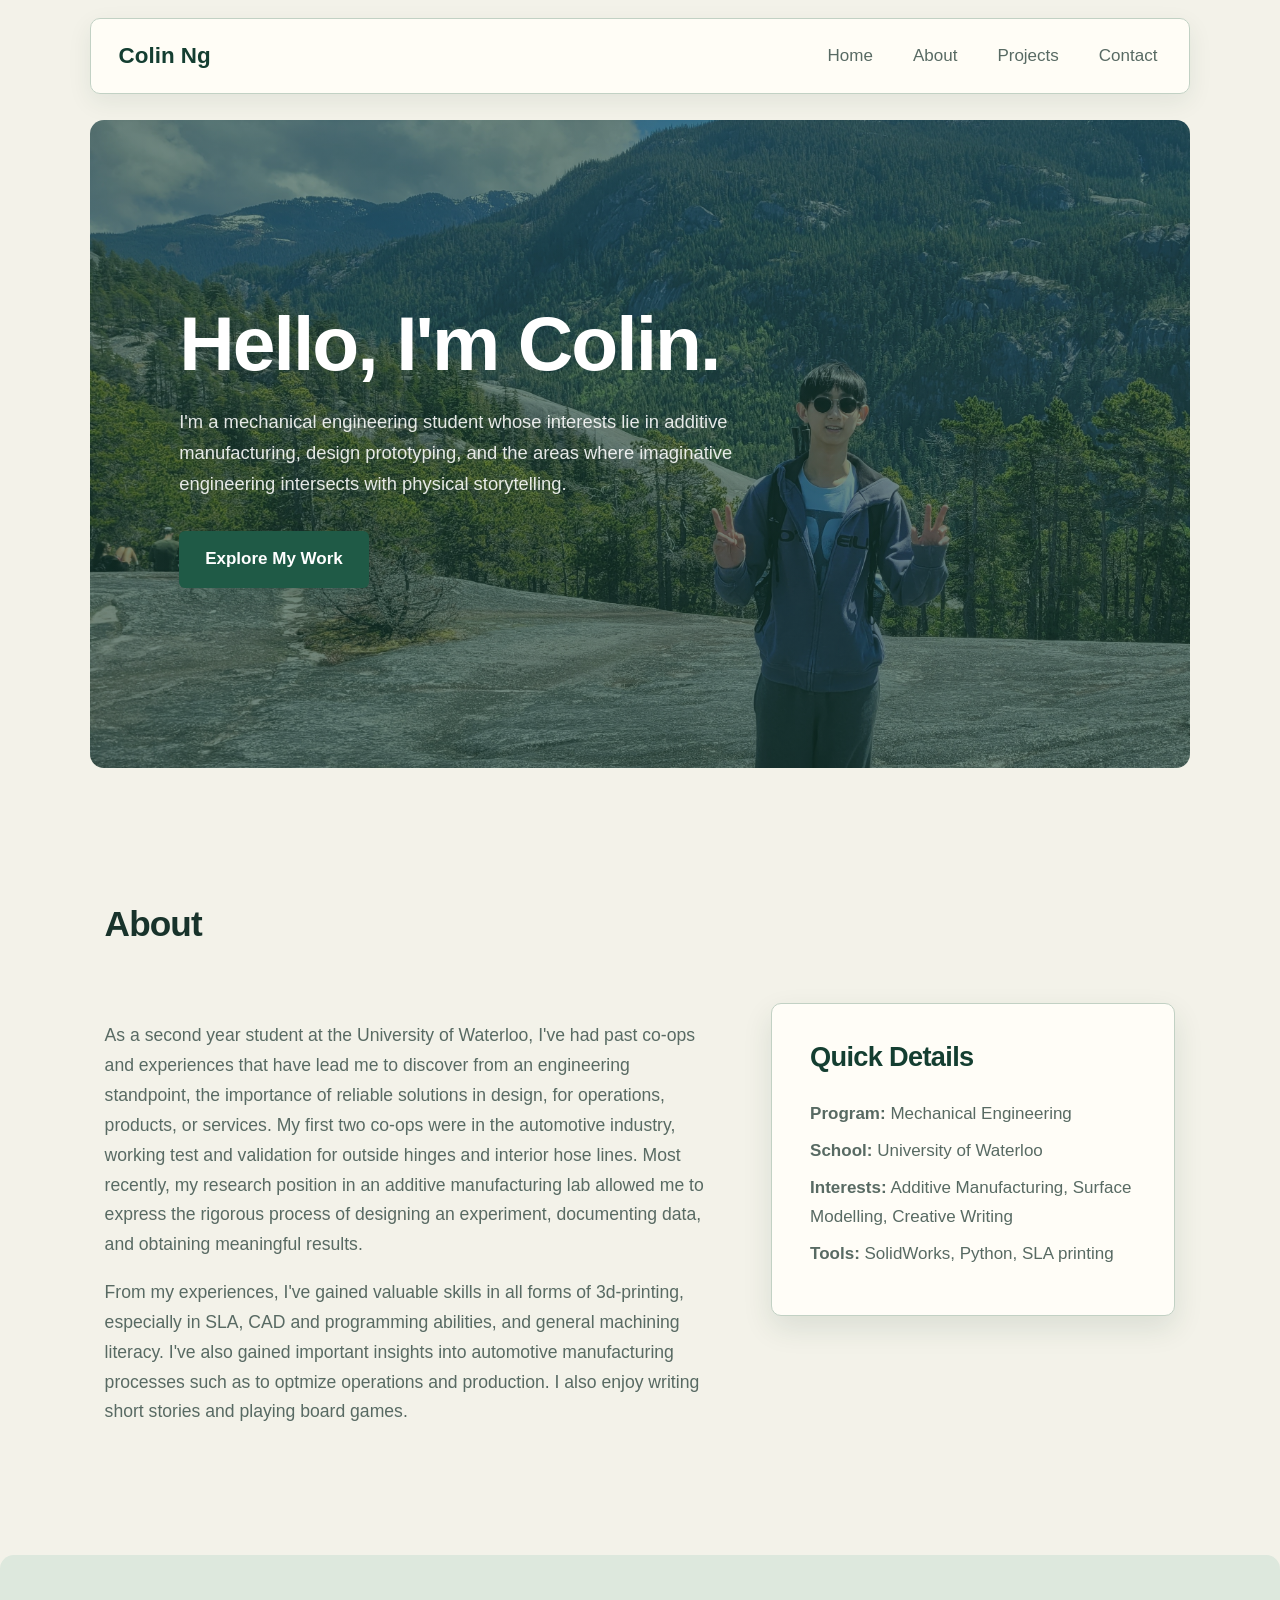
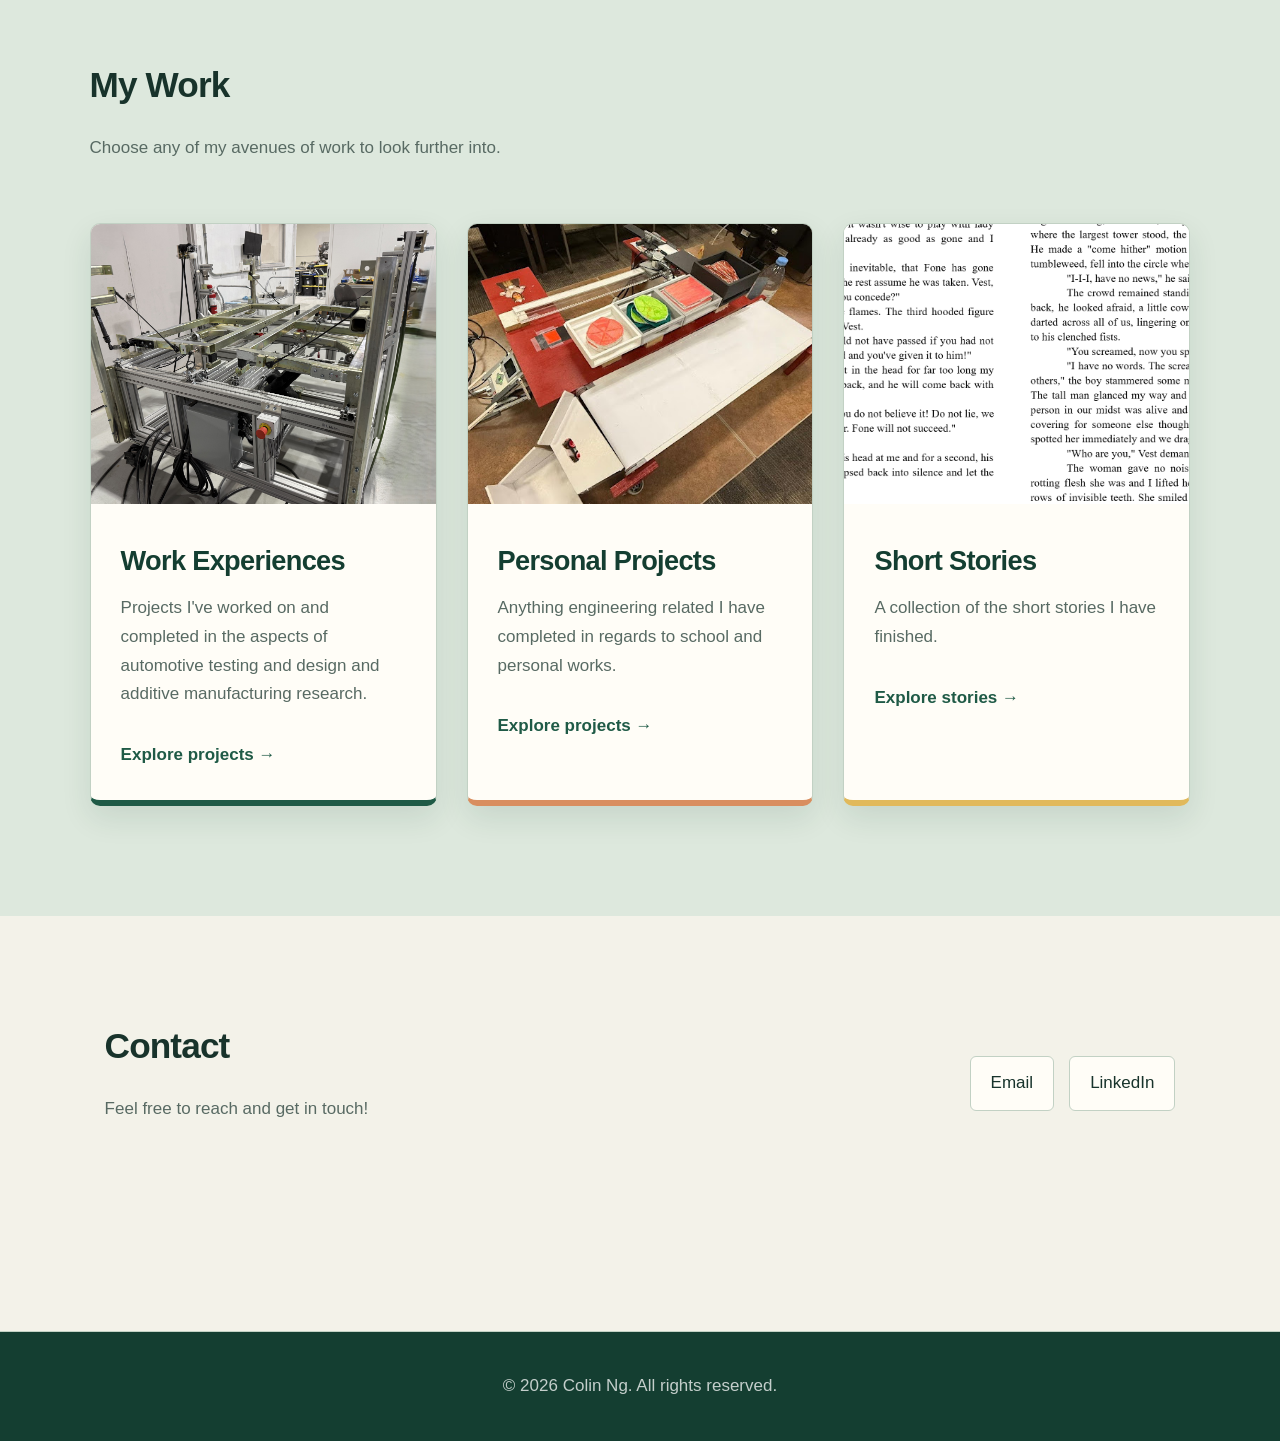
<file: index.html>
<!DOCTYPE html>
<html lang="en">

<head>
    <meta charset="UTF-8">
    <meta name="viewport" content="width=device-width, initial-scale=1.0">
    <link rel="icon" type="image/jpg" href="images/home/flavicon.jpg">

    <title>Colin Ng | Portfolio</title>

    <link rel="stylesheet" href="style.css">
    <script 
        data-goatcounter="https://colin09ytn-portfolio.goatcounter.com/count"
        async 
        src="//gc.zgo.at/count.js">
    </script>
</head>

<body>

    <!-- =========================
         NAVIGATION
    ========================== -->

    <nav class="navbar">

        <a href="index.html" class="logo">
            Colin Ng
        </a>

        <div class="nav-links">
            <a href="#home">Home</a>
            <a href="#about">About</a>
            <a href="#work">Projects</a>
            <a href="#contact">Contact</a>
        </div>

    </nav>


    <!-- =========================
         HERO
    ========================== -->

    <header class="hero" id="home">

        <div class="hero-content">

            <!-- <p class="eyebrow">
                Mechanical Engineering Portfolio
            </p> -->

            <h1>
                Hello, I'm Colin.
            </h1>

            <p class="hero-description">
                I'm a mechanical engineering student whose interests lie 
                in additive manufacturing, design prototyping, and the areas 
                where imaginative engineering intersects with physical storytelling.
            </p>

            <a href="#work" class="button">
                Explore My Work
            </a>

        </div>

    </header>


    <!-- =========================
         ABOUT
    ========================== -->

    <section class="section" id="about">

        <div class="section-heading">

            <!-- <p class="eyebrow">A little about me</p> -->

            <h2>About</h2>

        </div>

        <div class="about-grid">

            <div class="about-text">

                <p>
                    As a second year student at the University of Waterloo, I've
                    had past co-ops and experiences that have lead me to discover from an engineering standpoint,
                    the importance of reliable solutions in design, for operations, products, or services.
                    My first two co-ops were in the automotive industry, working
                    test and validation for outside hinges and interior hose lines.
                    Most recently, my research position in an additive manufacturing lab 
                    allowed me to express the rigorous process of designing an experiment,
                    documenting data, and obtaining meaningful results.
                </p>

                <p>
                    From my experiences, I've gained valuable skills in all forms of 3d-printing,
                    especially in SLA, CAD and programming abilities, and general machining literacy.
                    I've also gained important insights into automotive manufacturing processes such as 
                    to optmize operations and production. I also enjoy writing short stories and playing board games.
                </p>

            </div>

            <div class="about-card">

                <h3>Quick Details</h3>

                <p><strong>Program:</strong> Mechanical Engineering</p>
                <p><strong>School:</strong> University of Waterloo</p>
                <p><strong>Interests:</strong> Additive Manufacturing, Surface Modelling, Creative Writing</p>
                <p><strong>Tools:</strong> SolidWorks, Python, SLA printing</p>

            </div>

        </div>

    </section>


    <!-- =========================
         PROJECT CATEGORIES
    ========================== -->

    <section class="section work-section" id="work">

        <div class="section-heading">

            <!-- <p class="eyebrow">Things I've worked on</p> -->

            <h2>My Work</h2>

            <p>
                Choose any of my avenues of work to look further into.
            </p>

        </div>


        <div class="category-grid">


            <!-- CATEGORY 1 -->

            <a href="category1.html" class="category-card">

                <img
                    src="images/home/category1.jpg"
                    alt="Category 1">

                <div class="category-content">

                    <p class="category-number">
                        
                    </p>

                    <h3>
                        
                        Work Experiences
                    </h3>

                    <p>
                        Projects I've worked on and completed
                         in the aspects of automotive testing 
                         and design and additive manufacturing research.
                    </p>

                    <span class="category-link">
                        Explore projects →
                    </span>

                </div>

            </a>



            <!-- CATEGORY 2 -->

            <a href="category2.html" class="category-card">

                <img
                    src="images/home/sandwich_builder.jpg"
                    alt="Category 2">

                <div class="category-content">

                    <p class="category-number">
                    
                    </p>

                    <h3>
                        Personal Projects
                    </h3>

                    <p>
                        Anything engineering related I have completed
                        in regards to school and personal works.
                    </p>

                    <span class="category-link">
                        Explore projects →
                    </span>

                </div>

            </a>



            <!-- CATEGORY 3 -->

            <a href="category3.html" class="category-card">

                <img
                    src="images/home/page_screenshot.png"
                    alt="Category 3">

                <div class="category-content">

                    <p class="category-number">
                    
                    </p>

                    <h3>
                        Short Stories
                    </h3>

                    <p>
                        A collection of the short stories I have finished.
                    </p>

                    <span class="category-link">
                        Explore stories →
                    </span>

                </div>

            </a>


        </div>

    </section>


    <!-- =========================
         CONTACT
    ========================== -->

    <section class="section contact-section" id="contact">

        <div>

            <!-- <p class="eyebrow">
                Get in touch
            </p> -->

            <h2>
                Contact
            </h2>

            <p>
                Feel free to reach and get in touch!
            </p>

        </div>

        <div class="contact-links">

            <a href="mailto:c38ng@uwaterloo.ca">
                Email
            </a>

            <a href="https://www.linkedin.com/in/colinytn/" target="_blank">


                LinkedIn
            </a>

        </div>

    </section>


    <!-- =========================
         FOOTER
    ========================== -->

    <footer>

        <p>
            © 2026 Colin Ng. All rights reserved.
        </p>

    </footer>


</body>
</html>
</file>
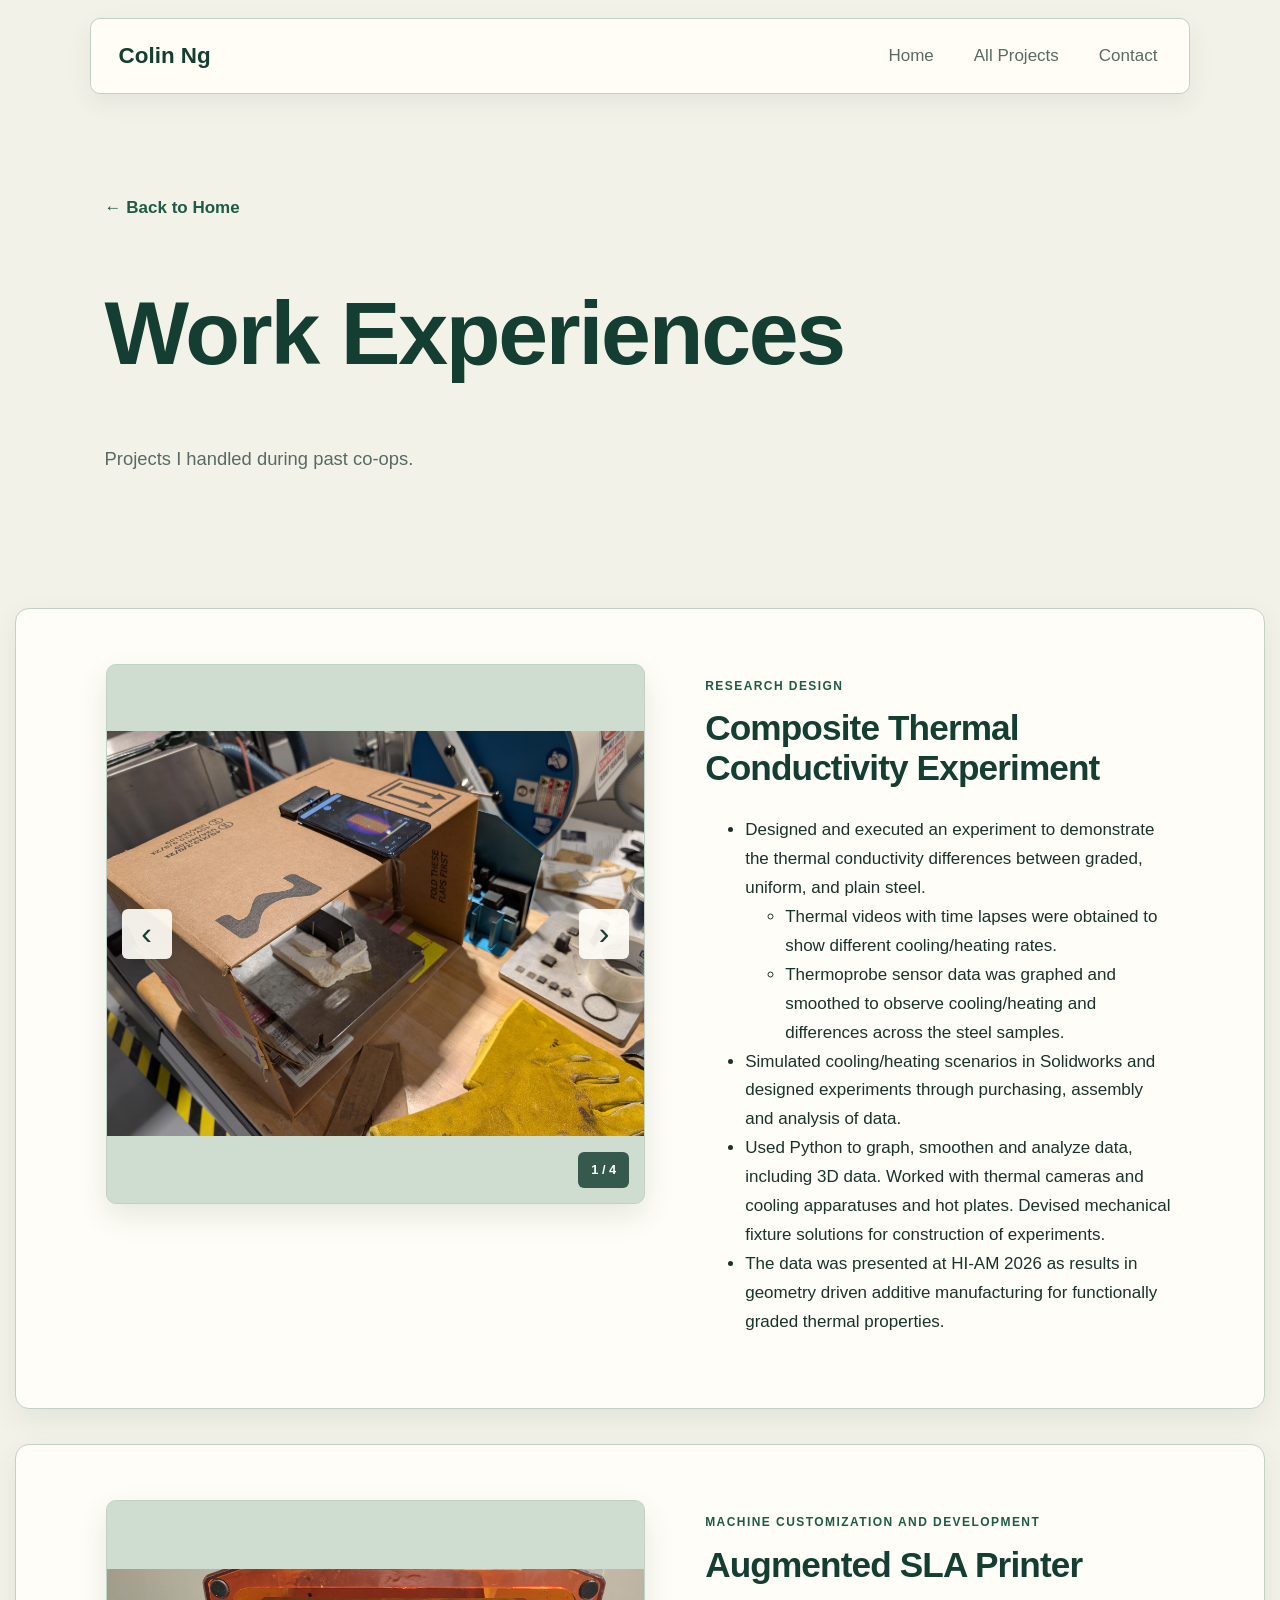
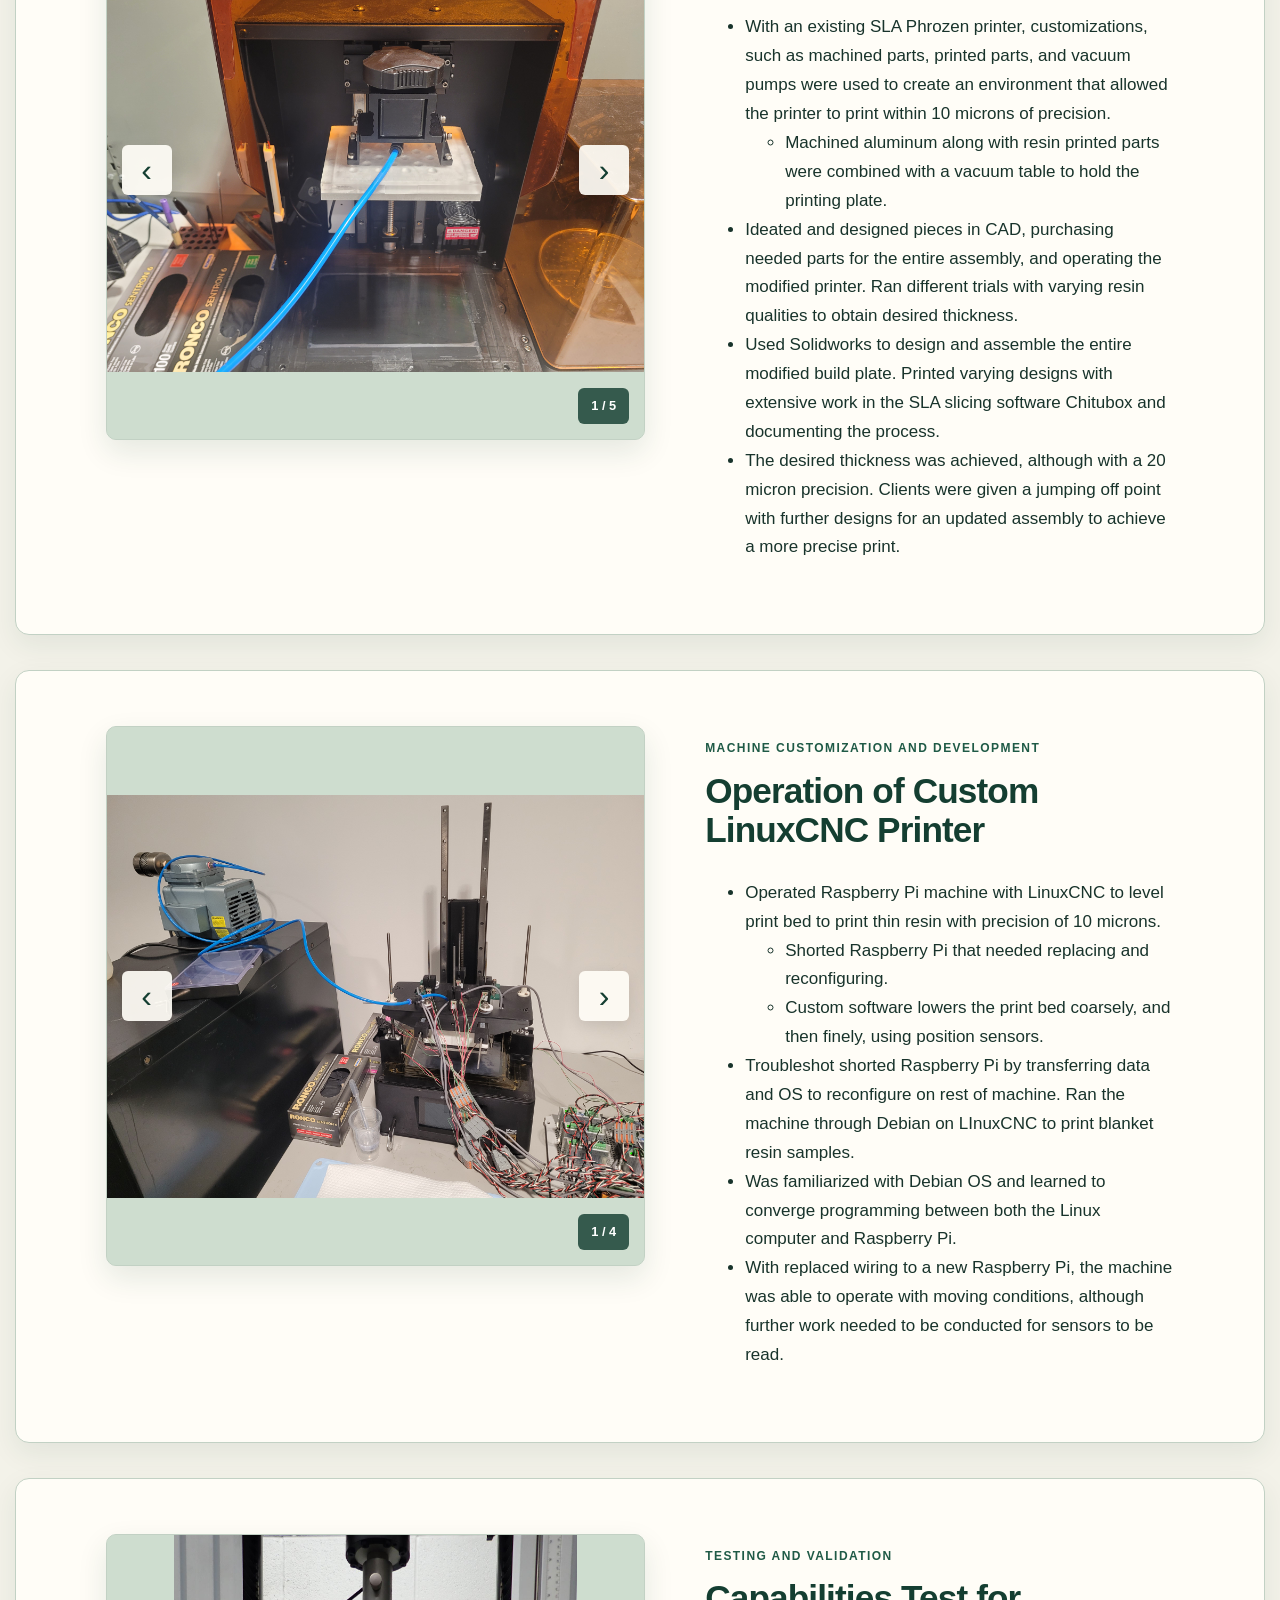
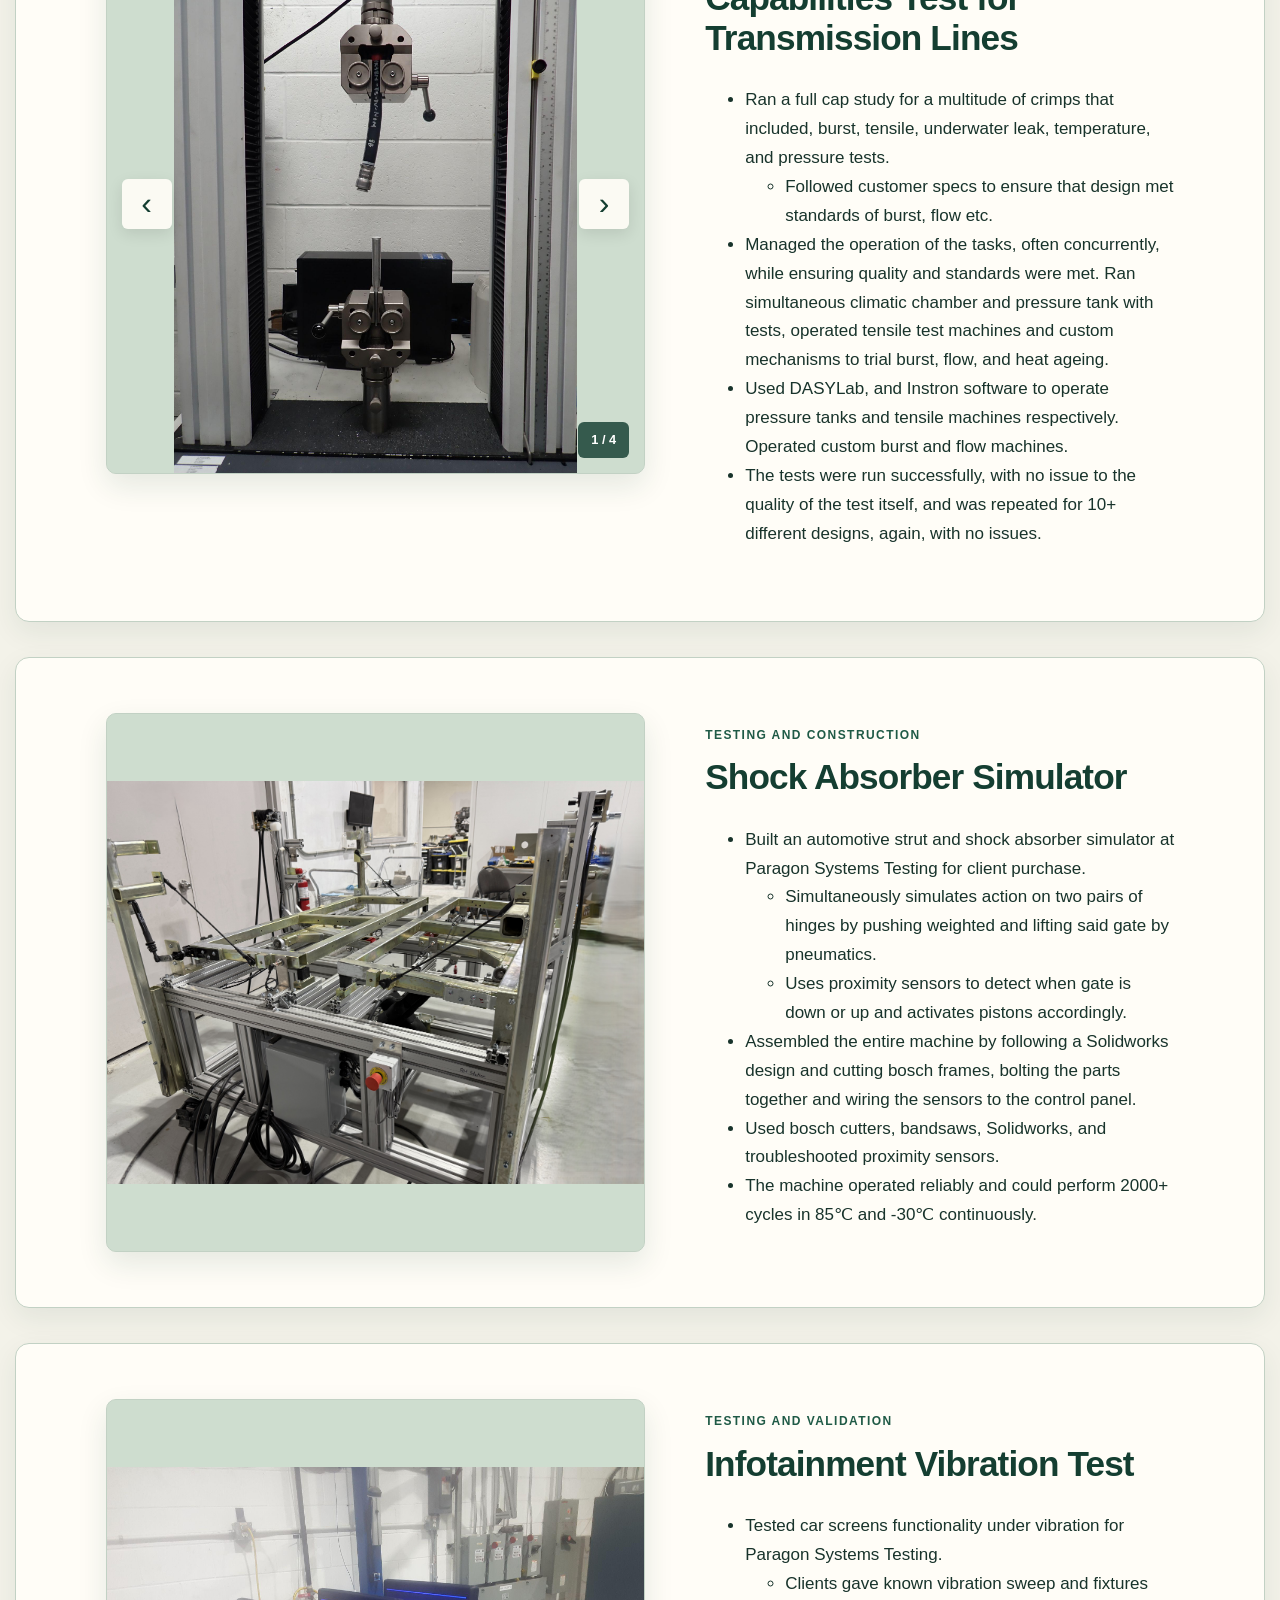
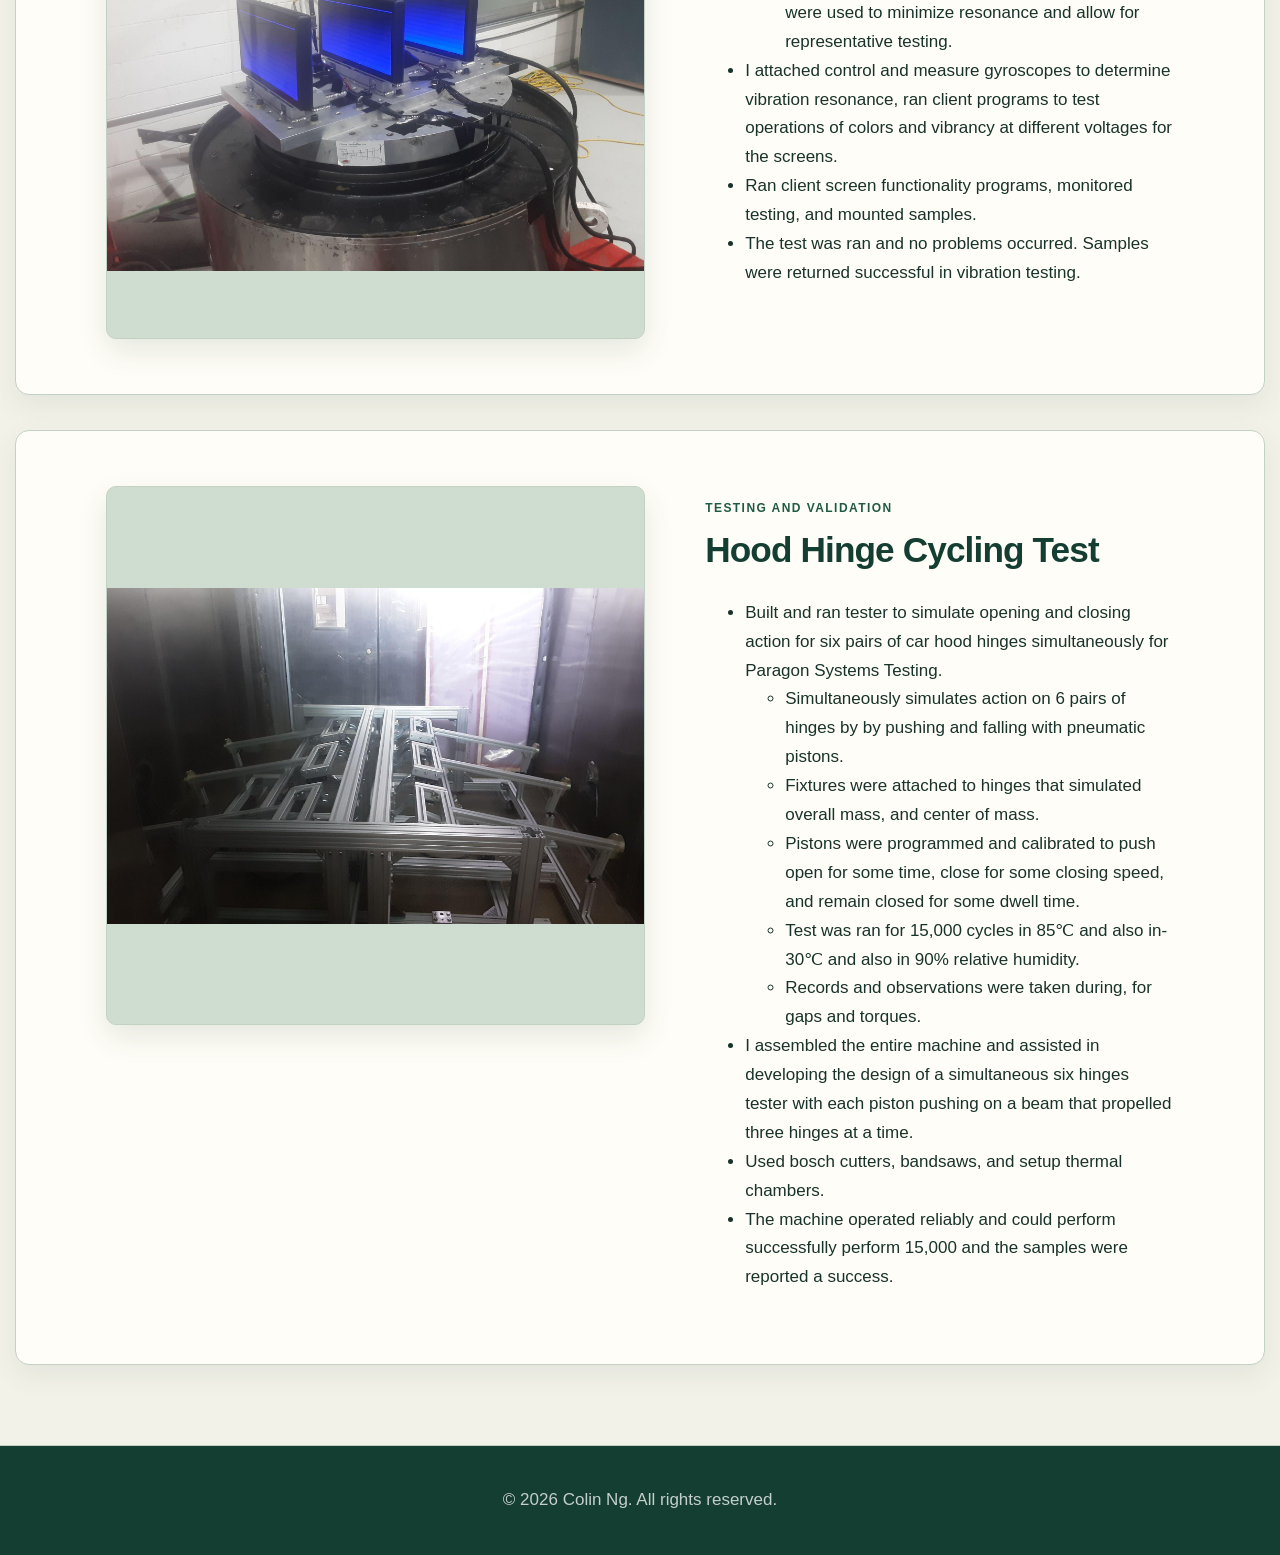
<file: category1.html>
<!DOCTYPE html>
<html lang="en">

<head>

    <meta charset="UTF-8">

    <meta name="viewport" content="width=device-width, initial-scale=1.0">

    <title>Work Experiences | Colin Ng</title>

    <link rel="stylesheet" href="style.css">

    <link rel="icon" type="image/jpg" href="images/home/flavicon.jpg">
   
    <script 
        data-goatcounter="https://colin09ytn-portfolio.goatcounter.com/count"
        async 
        src="//gc.zgo.at/count.js">
    </script>

</head>


<body>


    <!-- =========================
         NAVIGATION
    ========================== -->

    <nav class="navbar">

        <a href="index.html" class="logo">
            Colin Ng
        </a>

        <div class="nav-links">

            <a href="index.html">
                Home
            </a>

            <a href="index.html#work">
                All Projects
            </a>

            <a href="index.html#contact">
                Contact
            </a>

        </div>

    </nav>



    <!-- =========================
         CATEGORY HEADER
    ========================== -->

    <header class="page-header">

        <a href="index.html#work" class="back-link">
            ← Back to Home
        </a>

        <!-- <p class="eyebrow">
            Portfolio Category
        </p> -->

        <h1>
            Work Experiences
        </h1>

        <p>
            Projects I handled during past co-ops.
        </p>

    </header>




    <!-- =========================
         PROJECT 1
    ========================== -->

    <section class="project">

        <div class="project-images">

            <div class="slideshow">

                <img
                    class="slide"
                    src="images/project1/heat_study1.jpg"
                    alt="Project image">

                <img
                    class="slide active"
                    src="images/project1/heat_study2.jpg"
                    alt="Project image">

                <img
                    class="slide"
                    src="images/project1/heat_study3.jpg"
                    alt="Project image">

                <img
                    class="slide"
                    src="images/project1/heat_study4.jpg"
                    alt="Project image">


                <button class="slide-button previous">
                    ‹
                </button>

                <button class="slide-button next">
                    ›
                </button>


                <div class="slide-counter">

                    <span class="current-slide">
                        1
                    </span>

                    /

                    <span class="total-slides">
                        4
                    </span>

                </div>

            </div>

        </div>



        <div class="project-info">

            <p class="project-label">
                Research Design
            </p>

            <h2>
                Composite Thermal Conductivity Experiment
            </h2>

            <ul>
                    <li>
                        Designed and executed an experiment to demonstrate
                         the thermal conductivity differences between graded, 
                         uniform, and plain steel.
                            <ul>
                                <li>
                                    Thermal videos with time lapses 
                                    were obtained to show different cooling/heating rates.
                                </li>
                                <li>
                                    Thermoprobe sensor data was graphed 
                                    and smoothed to observe cooling/heating
                                     and differences across the steel samples. 
                                </li>
                            </ul>
                    </li>

                    <li>
                        Simulated cooling/heating scenarios in
                         Solidworks and designed experiments 
                         through purchasing, assembly and analysis of data.
                    </li>
                    <li>
                        Used Python to graph, smoothen and analyze data, 
                        including 3D data. Worked with thermal cameras
                         and cooling apparatuses and hot plates. Devised 
                         mechanical fixture solutions for construction of experiments.
                    </li>
                    <li>
                        The data was presented at HI-AM 2026 as 
                        results in geometry driven additive manufacturing for functionally graded thermal properties.
                    </li>
                </ul>

        </div>

    </section>

    <!-- =========================
         PROJECT 1.5
    ========================== -->

    <section class="project">

        <div class="project-images">

            <div class="slideshow">

                <img
                    class="slide"
                    src="images/project3/high_shot.jpg"
                    alt="Project image">

                <img
                    class="slide"
                    src="images/project3/low_shot.jpg"
                    alt="Project image">

                <img
                    class="slide active"
                    src="images/project3/resin_print.jpg"
                    alt="Project image">

                <img
                    class="slide"
                    src="images/project3/combined.jpg"
                    alt="Project image">

                <img
                    class="slide"
                    src="images/project3/result.jpg"
                    alt="Project image">              


                <button class="slide-button previous">
                    ‹
                </button>

                <button class="slide-button next">
                    ›
                </button>


                <div class="slide-counter">

                    <span class="current-slide">
                        1
                    </span>

                    /

                    <span class="total-slides">
                        5
                    </span>

                </div>

            </div>

        </div>



        <div class="project-info">

            <p class="project-label">
                Machine Customization and Development
            </p>

            <h2>
                Augmented SLA Printer
            </h2>

            <ul>
                    <li>
                        With an existing SLA Phrozen printer, customizations, 
                        such as machined parts, printed parts, and vacuum pumps 
                        were used to create an environment that allowed the
                         printer to print within 10 microns of precision.
                            <ul>
                                <li>
                                    Machined aluminum along with resin printed parts
                                     were combined with a vacuum table to hold the printing plate.
                                </li>
                            </ul>
                    </li>

                    <li>
                        Ideated and designed pieces in CAD, purchasing 
                        needed parts for the entire assembly, and operating 
                        the modified printer. Ran different trials with varying 
                        resin qualities to obtain desired thickness.
                    </li>
                    <li>
                        Used Solidworks to design and assemble 
                        the entire modified build plate. Printed 
                        varying designs with extensive work in the 
                        SLA slicing software Chitubox and documenting the process.
                    </li>
                    <li>
                        The desired thickness was achieved, 
                        although with a 20 micron precision. Clients 
                        were given a jumping off point with further 
                        designs for an updated assembly to achieve a more precise print.
                    </li>
                </ul>

        </div>

    </section>

    <!-- =========================
         PROJECT RASPBERRY PI CONTROL BOARD
    ========================== -->

    <section class="project">

        <div class="project-images">

            <div class="slideshow">

                <img
                    class="slide"
                    src="images/project_controller/full.jpg"
                    alt="Project image">

                <img
                    class="slide"
                    src="images/project_controller/zoomed.jpg"
                    alt="Project image">

                <img
                    class="slide active"
                    src="images/project_controller/monitor.jpg"
                    alt="Project image">

                <img
                    class="slide"
                    src="images/project_controller/wires.jpg"
                    alt="Project image">

                <button class="slide-button previous">
                    ‹
                </button>

                <button class="slide-button next">
                    ›
                </button>


                <div class="slide-counter">

                    <span class="current-slide">
                        1
                    </span>

                    /

                    <span class="total-slides">
                        4
                    </span>

                </div>

            </div>

        </div>



        <div class="project-info">

            <p class="project-label">
                Machine Customization and Development
            </p>






            <h2>
                Operation of Custom LinuxCNC Printer
            </h2>

            <ul>
                    <li>
                        Operated Raspberry Pi machine with LinuxCNC to
                         level print bed to print thin resin with precision 
                         of 10 microns.
                            <ul>
                                <li>
                                    Shorted Raspberry Pi that needed 
                                    replacing and reconfiguring.
                                </li>
                            </ul>
                            <ul>
                                <li>
                                    Custom software lowers the 
                                    print bed coarsely, and then finely, using position sensors.
                                </li>
                            </ul>
                    </li>

                    <li>
                        Troubleshot shorted Raspberry Pi by transferring data and OS to 
                        reconfigure on rest of machine. Ran the machine through Debian 
                        on LInuxCNC to print blanket resin samples.
                    </li>
                    <li>
                        Was familiarized with Debian OS and learned to 
                        converge programming between both the Linux computer and Raspberry Pi.
                    </li>
                    <li>
                        With replaced wiring to a new Raspberry Pi, the 
                        machine was able to operate with moving conditions, 
                        although further work needed to be conducted for sensors to be read.

                    </li>
                </ul>

        </div>

    </section>

    <!-- =========================
         PROJECT 1.75
    ========================== -->

    <section class="project">

        <div class="project-images">

            <div class="slideshow">

                <img
                    class="slide"
                    src="images/project1.75/image11.jpg"
                    alt="Project image">

                <img
                    class="slide"
                    src="images/project1.75/image14.jpg"
                    alt="Project image">

                <img
                    class="slide active"
                    src="images/project1.75/image16.jpg"
                    alt="Project image">

                <img
                    class="slide"
                    src="images/project1.75/image18.jpg"
                    alt="Project image">

                <button class="slide-button previous">
                    ‹
                </button>

                <button class="slide-button next">
                    ›
                </button>


                <div class="slide-counter">

                    <span class="current-slide">
                        1
                    </span>

                    /

                    <span class="total-slides">
                        4
                    </span>

                </div>

            </div>

        </div>



        <div class="project-info">

            <p class="project-label">
                Testing and Validation
            </p>

            <h2>
                Capabilities Test for Transmission Lines
            </h2>

            <ul>
                    <li>
                        Ran a full cap study for a multitude of 
                        crimps that included, burst, tensile, 
                        underwater leak, temperature, and pressure tests.
                            <ul>
                                <li>
                                    Followed customer specs to ensure that 
                                    design met standards of burst, flow etc.
                                </li>
                            </ul>
                    </li>

                    <li>
                        Managed the operation of the tasks, often concurrently, 
                        while ensuring quality and standards were met. Ran 
                        simultaneous climatic chamber and pressure tank with tests,
                         operated tensile test machines and custom mechanisms
                         to trial burst, flow, and heat ageing.
                    </li>
                    <li>
                        Used DASYLab, and Instron software to operate 
                        pressure tanks and tensile machines respectively. 
                        Operated custom burst and flow machines.
                    </li>
                    <li>
                        The tests were run successfully, with no issue to 
                        the quality of the test itself, and was repeated 
                        for 10+ different designs, again, with no issues.
                    </li>
                </ul>

        </div>

    </section>

    <!-- =========================
         PROJECT 2
    ========================== -->

    <section class="project">

        <div class="project-images">


            <div class="slideshow">

                <img
                    class="slide active"
                    src="images/project2/strut_tester.jpg"
                    alt="Project image">

                <!-- <img
                    class="slide"
                    src="images/project1/image2.jpg"
                    alt="Project image">

                <img
                    class="slide"
                    src="images/project1/image3.jpg"
                    alt="Project image">


                <button class="slide-button previous">
                    ‹
                </button>

                <button class="slide-button next">
                    ›
                </button>


                <div class="slide-counter">
                    <span class="current-slide">1</span>
                    /
                    <span class="total-slides">3</span>
                </div> -->

            </div>

        </div>



        <div class="project-info">

            <p class="project-label">
                Testing and Construction
            </p>

            <h2>
                Shock Absorber Simulator
            </h2>

            <!-- <p class="project-summary">
                Add a short one or two sentence description explaining
                what the project was and why it was created.
            </p>


            <div class="project-details">

                <div>

                    <h4>
                        My Role
                    </h4>

                    <p>
                        Design, manufacturing, testing
                    </p>

                </div>


                <div>

                    <h4>
                        Tools
                    </h4>

                    <p>
                        SolidWorks, MATLAB, Python
                    </p>

                </div>


                <div>

                    <h4>
                        Year
                    </h4>

                    <p>
                        2026
                    </p>

                </div>

            </div> -->

<!-- 
            <h3>
                About the Project
            </h3> -->


                <ul>
                    <li>
                        Built an automotive strut and shock 
                        absorber simulator at Paragon Systems 
                        Testing for client purchase.
                            <ul>
                                <li>
                                    Simultaneously simulates action on 
                                    two pairs of hinges by pushing 
                                    weighted and lifting said gate by pneumatics.
                                </li>
                                <li>
                                    Uses proximity sensors to detect when
                                     gate is down or up and activates pistons accordingly.
                                </li>
                            </ul>
                    </li>

                    <li>
                        Assembled the entire machine by
                         following a Solidworks design and cutting
                          bosch frames, bolting the parts together 
                          and wiring the sensors to the control panel.
                    </li>
                    <li>
                        Used bosch cutters, bandsaws, Solidworks, 
                        and troubleshooted proximity sensors.
                    </li>
                    <li>
                        The machine operated reliably and could
                         perform 2000+ cycles in 85℃ and -30℃ continuously.
                    </li>
                </ul>



            <!-- <p>
                Because each project is its own section, this text can
                be as short or as detailed as you want.
            </p> -->

        </div>

    </section>


    <!-- =========================
         PROJECT 3
    ========================== -->

    <section class="project">

        <div class="project-images">


            <div class="slideshow">

                <img
                    class="slide active"
                    src="images/project_infotainment/image10.jpg"
                    alt="Project image">

            </div>

        </div>



        <div class="project-info">

            <p class="project-label">
                Testing and Validation
            </p>

            <h2>
                Infotainment Vibration Test
            </h2>



                <ul>
                    <li>
                        Tested car screens functionality under vibration for Paragon Systems Testing.
                            <ul>
                                <li>
                                    Clients gave known vibration sweep and fixtures were 
                                    used to minimize resonance and allow for 
                                    representative testing.
                                </li>
                            </ul>
                    </li>

                    <li>
                        I attached control and measure gyroscopes 
                        to determine vibration resonance, ran client
                         programs to test operations of colors and 
                         vibrancy at different voltages for the screens.
                    </li>
                    <li>
                        Ran client screen functionality programs, monitored testing, and mounted samples.
                    </li>
                    <li>
                        The test was ran and no problems occurred. Samples were returned successful in vibration testing.
                    </li>
                </ul>



        </div>

    </section>

    <!-- =========================
         PROJECT 4
    ========================== -->

    <section class="project">

        <div class="project-images">


            <div class="slideshow">

                <img
                    class="slide active"
                    src="images/project_hood_hinge/image9.jpg"
                    alt="Project image">

            </div>

        </div>



        <div class="project-info">

            <p class="project-label">
                Testing and Validation
            </p>

            <h2>
                Hood Hinge Cycling Test
            </h2>

                <ul>
                    <li>
                        Built and ran tester to simulate opening and 
                        closing action for six pairs of car hood hinges 
                        simultaneously for Paragon Systems Testing.
                            <ul>
                                <li>
                                    Simultaneously simulates action on 6 
                                    pairs of hinges by by pushing and falling
                                     with pneumatic pistons.
                                </li>
                                <li>
                                    Fixtures were attached to hinges that 
                                    simulated overall mass, and center of mass.
                                </li>
                                <li>
                                    Pistons were programmed and calibrated 
                                    to push open for some time, close for 
                                    some closing speed, and remain closed for some dwell time.
                                </li>
                                <li>
                                    Test was ran for 15,000 cycles in 85℃ and 
                                    also in-30℃ and also in 90% relative humidity.
                                </li>
                                <li>
                                    Records and observations were taken during, for gaps and torques.
                                </li>
                            </ul>
                    </li>
                    <li>
                        I assembled the entire machine and assisted in 
                        developing the design of a simultaneous six hinges 
                        tester with each piston pushing on a beam that propelled 
                        three hinges at a time.

                    </li>
                    <li>
                        Used bosch cutters, bandsaws, and setup thermal chambers.
                    </li>
                    <li>
                        The machine operated reliably and could perform successfully perform 15,000 and the samples were reported a success.
                    </li>
                </ul>



        </div>

    </section>
 


    <footer>

        <p>
            © 2026 Colin Ng. All rights reserved.
        </p>

    </footer>


    <script src="script.js"></script>

</body>
</html>
</file>
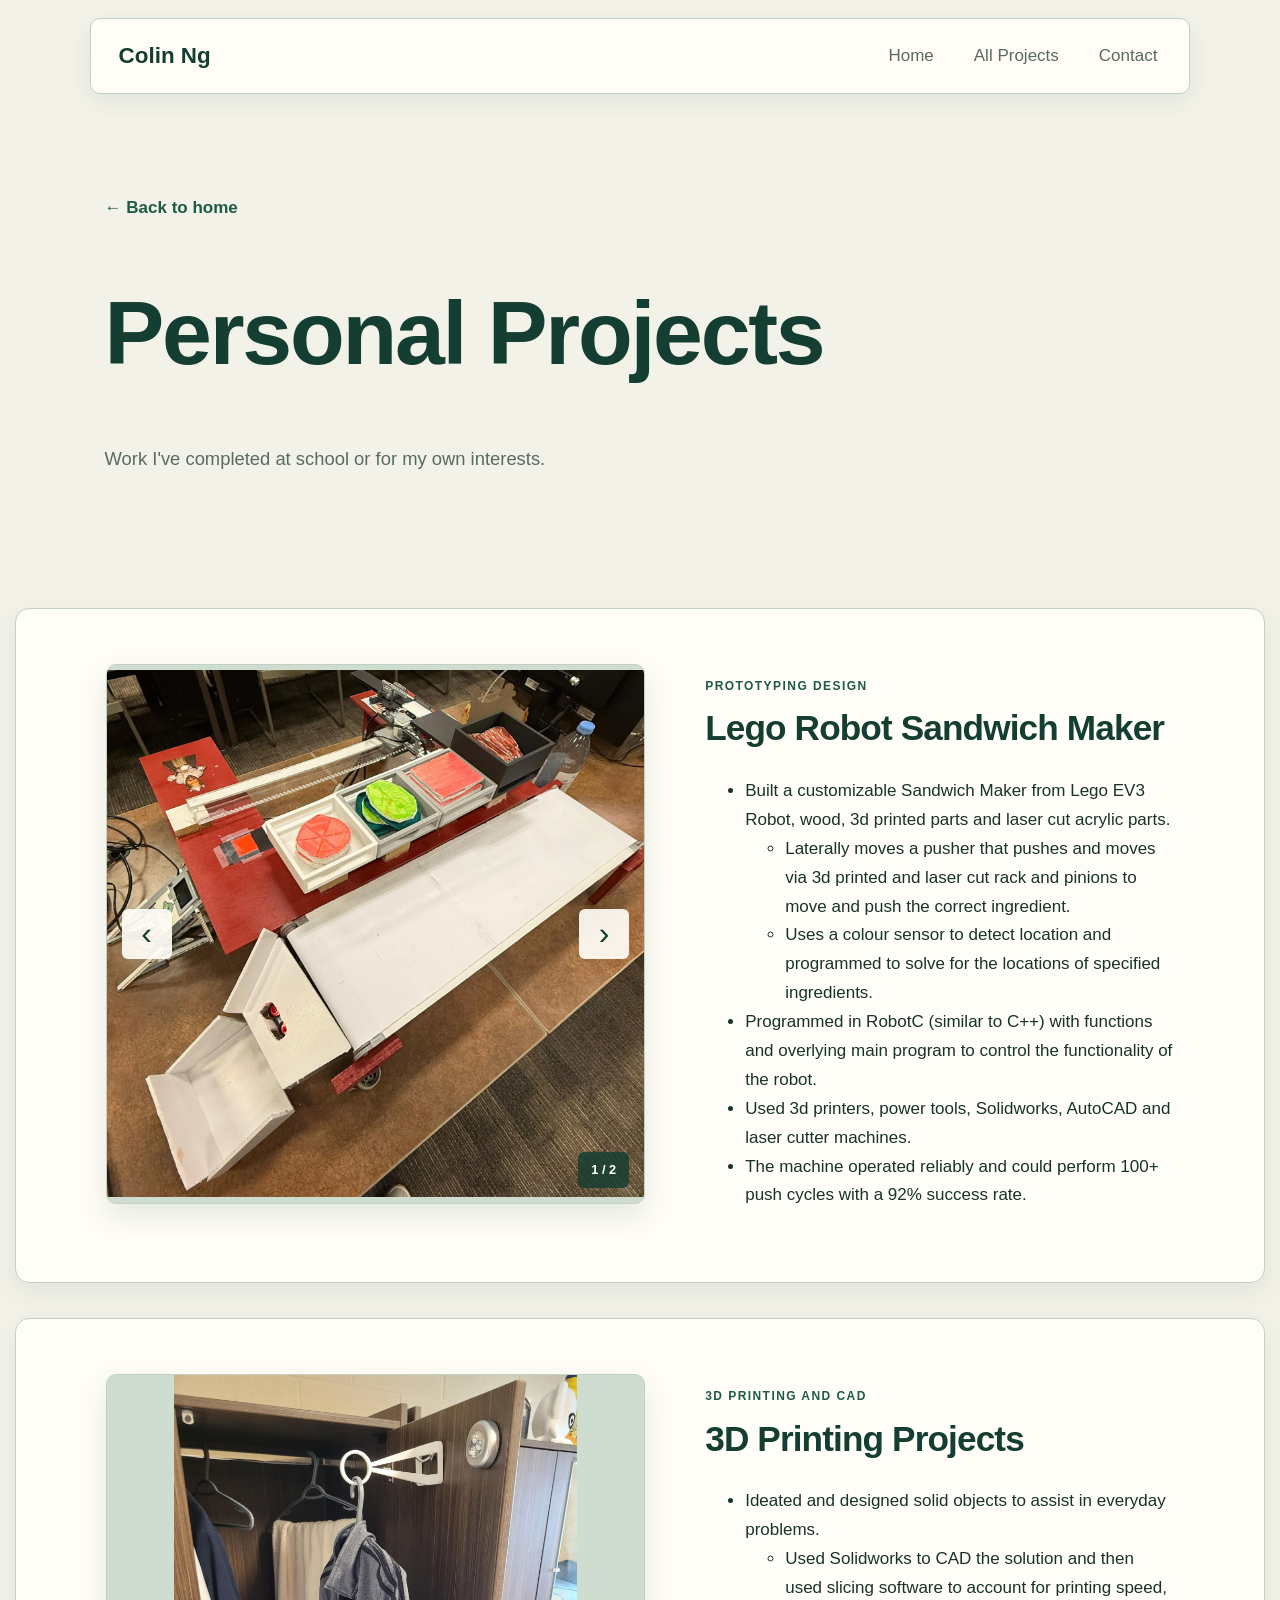
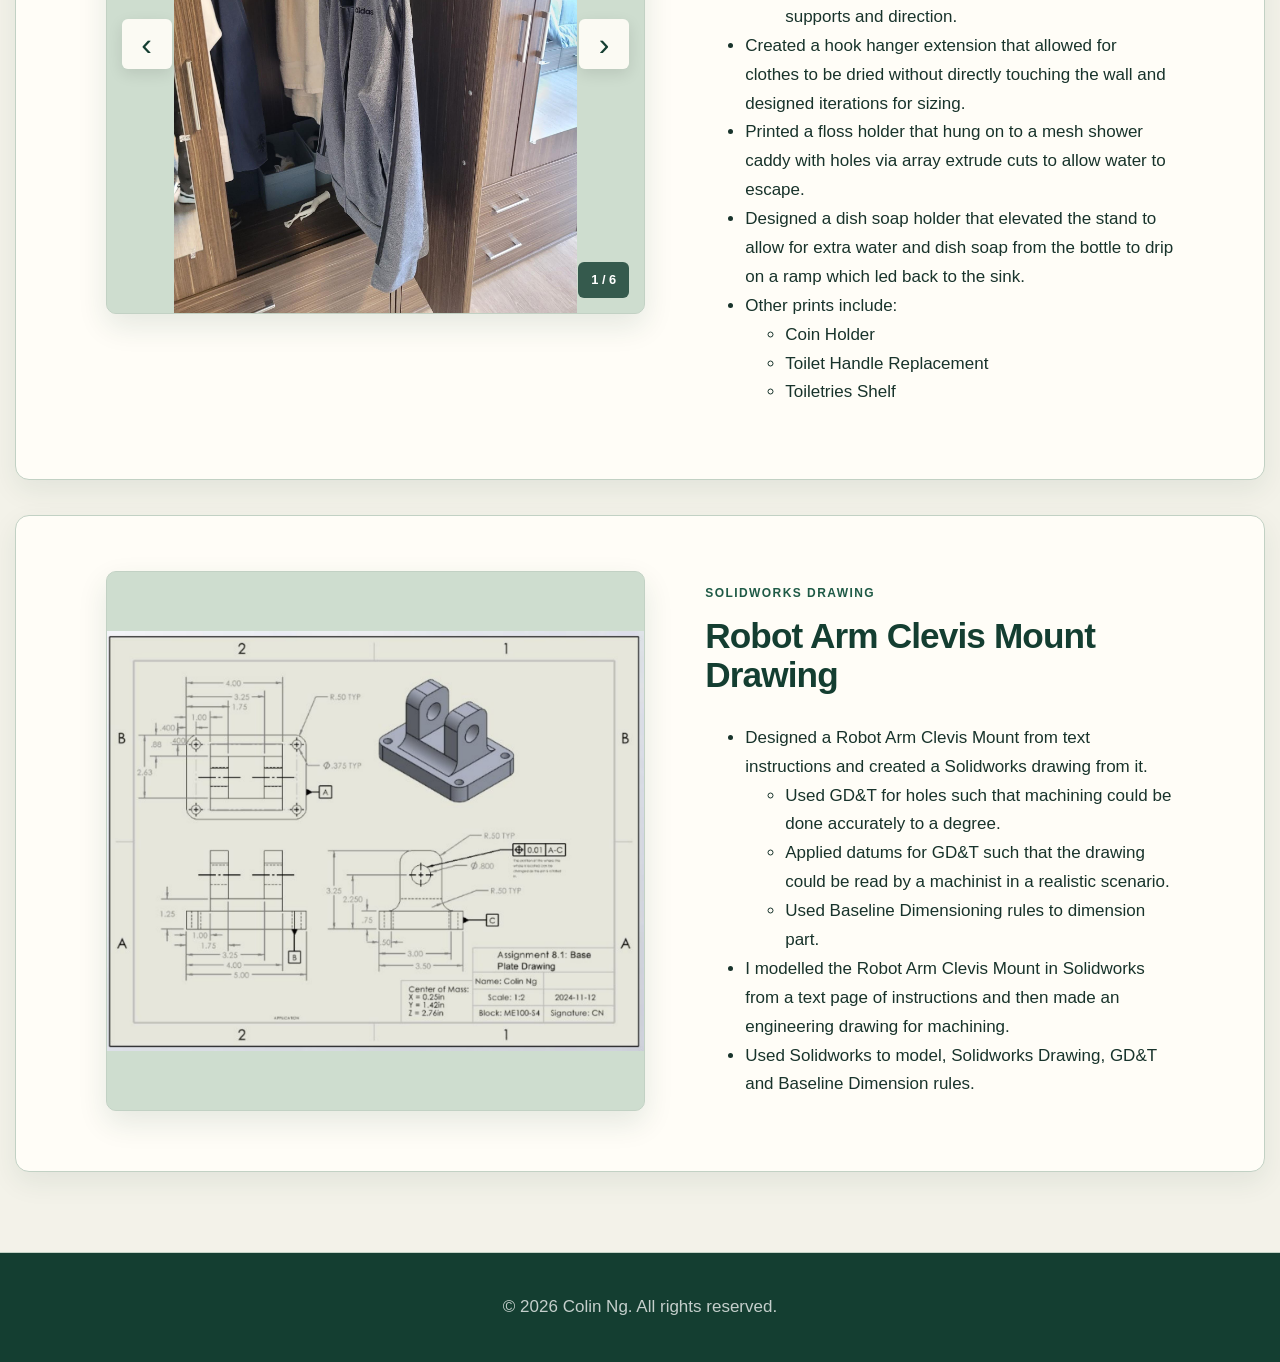
<file: category2.html>
<!DOCTYPE html>
<html lang="en">

<head>

    <meta charset="UTF-8">

    <meta name="viewport" content="width=device-width, initial-scale=1.0">

    <title>Personal Projects | Colin Ng</title>

    <link rel="stylesheet" href="style.css">

    <link rel="icon" type="image/jpg" href="images/home/flavicon.jpg">

    <script 
        data-goatcounter="https://colin09ytn-portfolio.goatcounter.com/count"
        async 
        src="//gc.zgo.at/count.js">
    </script>

</head>


<body>


    <!-- =========================
         NAVIGATION
    ========================== -->

    <nav class="navbar">

        <a href="index.html" class="logo">
            Colin Ng
        </a>

        <div class="nav-links">

            <a href="index.html">
                Home
            </a>

            <a href="index.html#work">
                All Projects
            </a>

            <a href="index.html#contact">
                Contact
            </a>

        </div>

    </nav>



    <!-- =========================
         CATEGORY HEADER
    ========================== -->

    <header class="page-header">

        <a href="index.html#work" class="back-link">
            ← Back to home
        </a>
        
        <h1>
            Personal Projects
        </h1>

        <p>
            Work I've completed at school or for my own interests.
        </p>

    </header>



    <!-- =========================
         PROJECT 1
    ========================== -->

    <section class="project">

        <div class="project-images">

            <div class="slideshow">

                <img
                    class="slide active"
                    src="images/project_sandwich/image6.jpg"
                    alt="Project image">

                <video
                    class="slide"
                    controls
                    preload="metadata">

                    <source
                        src="images/project_sandwich/sandwich_making.mp4"
                        type="video/mp4">

                    Your browser does not support video playback.

                </video>
    


                <button class="slide-button previous">
                    ‹
                </button>

                <button class="slide-button next">
                    ›
                </button>


                <div class="slide-counter">

                    <span class="current-slide">
                        1
                    </span>

                    /

                    <span class="total-slides">
                        2
                    </span>

                </div>

            </div>

        </div>



        <div class="project-info">

            <p class="project-label">
                Prototyping Design
            </p>

            <h2>
                Lego Robot Sandwich Maker
            </h2>

            <ul>
                    <li>
                        Built a customizable Sandwich Maker from Lego EV3
                         Robot, wood, 3d printed parts and laser cut acrylic parts.
                            <ul>
                                <li>
                                    Laterally moves a pusher that pushes and 
                                    moves via 3d printed and laser cut rack 
                                    and pinions to move and push the correct ingredient.
                                </li>
                                <li>
                                    Uses a colour sensor to detect location and 
                                    programmed to solve for the locations of 
                                    specified ingredients. 
                                </li>
                            </ul>
                    </li>

                    <li>
                        Programmed in RobotC (similar to C++) with functions
                         and overlying main program to control the functionality of the robot.
                    </li>
                    <li>
                        Used 3d printers, power tools, Solidworks, AutoCAD and laser cutter machines.
                    </li>
                    <li>
                        The machine operated reliably and could perform 100+ push cycles with a 92% success rate.
                    </li>
                </ul>

        </div>

    </section>

    <!-- =========================
         PROJECT 1.5
    ========================== -->

    <section class="project">

        <div class="project-images">

            <div class="slideshow">

                <img
                    class="slide"
                    src="images/project_3dprints/image3.jpg"
                    alt="Project image">

                <img
                    class="slide"
                    src="images/project_3dprints/image4.jpg"
                    alt="Project image">

                <img
                    class="slide active"
                    src="images/project_3dprints/image2.jpg"
                    alt="Project image">

                <img
                    class="slide"
                    src="images/project_3dprints/coin_holder.jpg"
                    alt="Project image">

                <img
                    class="slide"
                    src="images/project_3dprints/replacement_toilet_handle.jpeg"
                    alt="Project image">

                <img
                    class="slide"
                    src="images/project_3dprints/toiletries_shelf.jpg"
                    alt="Project image">

                <button class="slide-button previous">
                    ‹
                </button>

                <button class="slide-button next">
                    ›
                </button>


                <div class="slide-counter">

                    <span class="current-slide">
                        1
                    </span>

                    /

                    <span class="total-slides">
                        4
                    </span>

                </div>

            </div>

        </div>



        <div class="project-info">

            <p class="project-label">
                3D Printing and CAD
            </p>








            <h2>
                3D Printing Projects
            </h2>

            <ul>
                    <li>
                        Ideated and designed solid objects to assist in everyday problems.
                            <ul>
                                <li>
                                    Used Solidworks to CAD the solution and then 
                                    used slicing software to account for printing speed, supports and direction.
                                </li>
                            </ul>
                    </li>

                    <li>
                        Created a hook hanger extension that allowed for
                         clothes to be dried without directly touching the 
                         wall and designed iterations for sizing.
                    </li>
                    <li>
                        Printed a floss holder that hung on to a mesh 
                        shower caddy with holes via array extrude cuts to allow water to escape.
                    </li>
                    <li>
                        Designed a dish soap holder that elevated 
                        the stand to allow for extra water and dish 
                        soap from the bottle to drip on a ramp which led back to the sink.
                    </li>
                    <li>
                        Other prints include:
                            <ul>
                                <li>
                                    Coin Holder
                                <li>
                                    Toilet Handle Replacement
                                </li>
                                <li>
                                    Toiletries Shelf
                                </li>
                            </ul>
                    </li>
                </ul>

        </div>

    </section>

    <!-- =========================
         PROJECT 2
    ========================== -->

    <section class="project">

        <div class="project-images">


            <div class="slideshow">

                <img
                    class="slide active"
                    src="images/project_solidworksdrawing/image7.png"
                    alt="Project image">

            </div>

        </div>



        <div class="project-info">

            <p class="project-label">
                Solidworks Drawing
            </p>








            <h2>
                Robot Arm Clevis Mount Drawing
            </h2>

                <ul>
                    <li>
                        Designed a Robot Arm Clevis Mount 
                        from text instructions and created
                         a Solidworks drawing from it.
                            <ul>
                                <li>
                                    Used GD&T for holes such that 
                                    machining could be done accurately to a degree.
                                </li>
                                <li>
                                    Applied datums for GD&T such that the drawing 
                                    could be read by a machinist in a realistic scenario.
                                </li>
                                <li>
                                    Used Baseline Dimensioning rules to dimension part.
                                </li>
                            </ul>
                    </li>

                    <li>
                        I modelled the Robot Arm Clevis Mount in
                         Solidworks from a text page of instructions
                          and then made an engineering drawing for machining.
                    </li>
                    <li>
                        Used Solidworks to model, Solidworks Drawing, GD&T and Baseline Dimension rules.
                    </li>
                </ul>

        </div>

    </section>




    <footer>

        <p>
            © 2026 Colin Ng. All rights reserved.
        </p>

    </footer>


    <script src="script.js"></script>

</body>
</html>
</file>
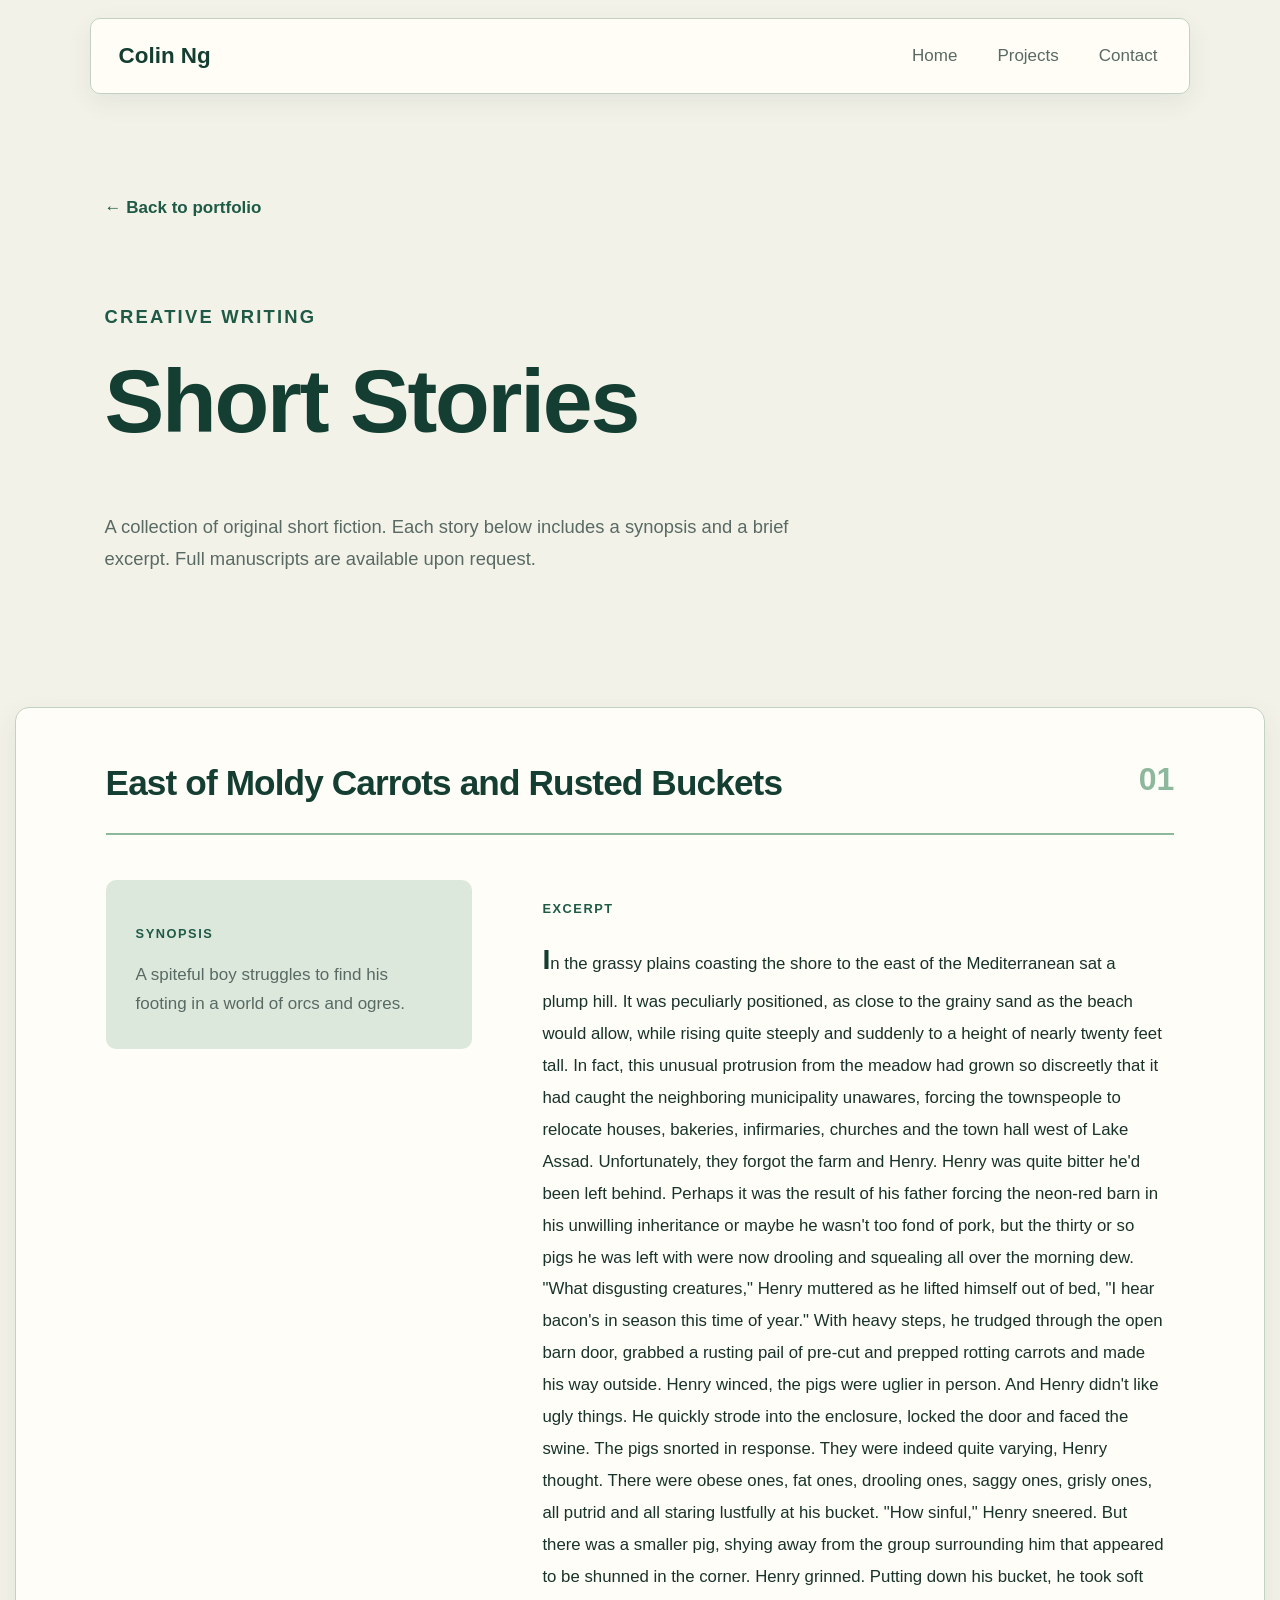
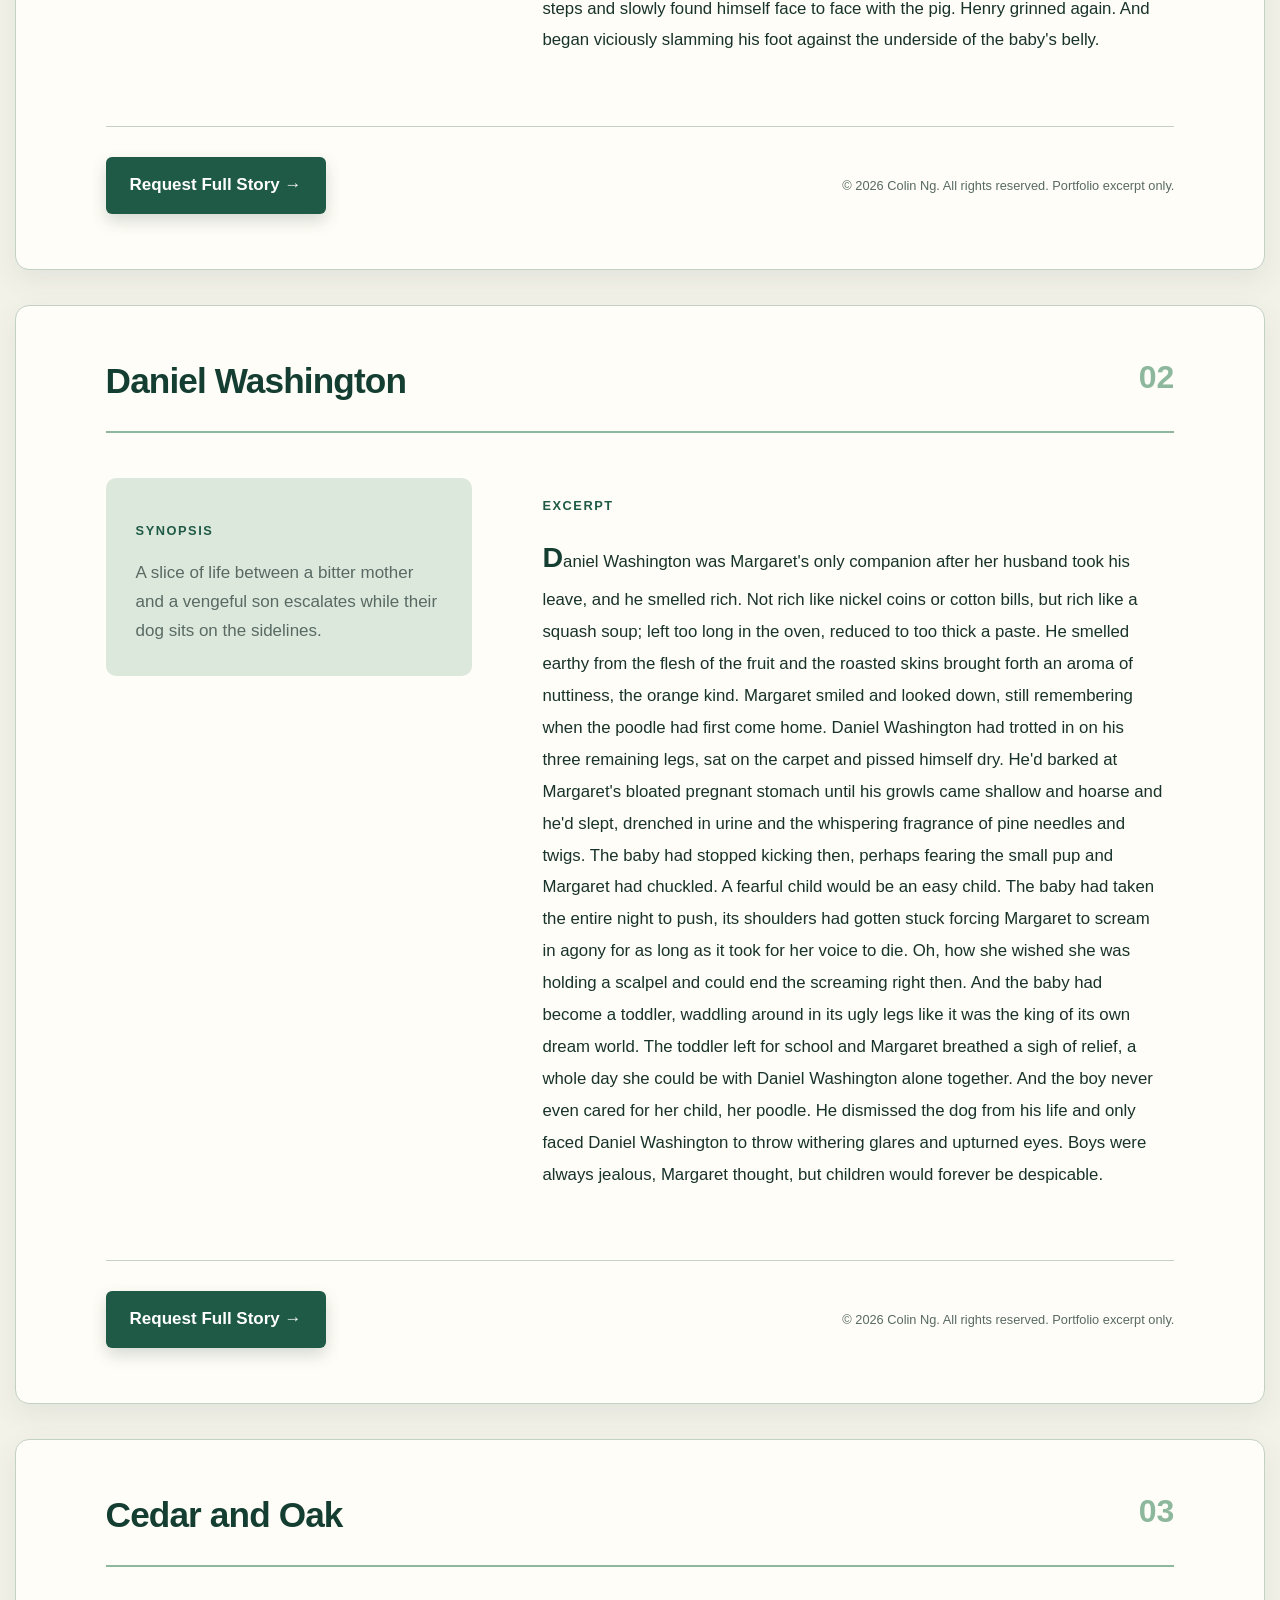
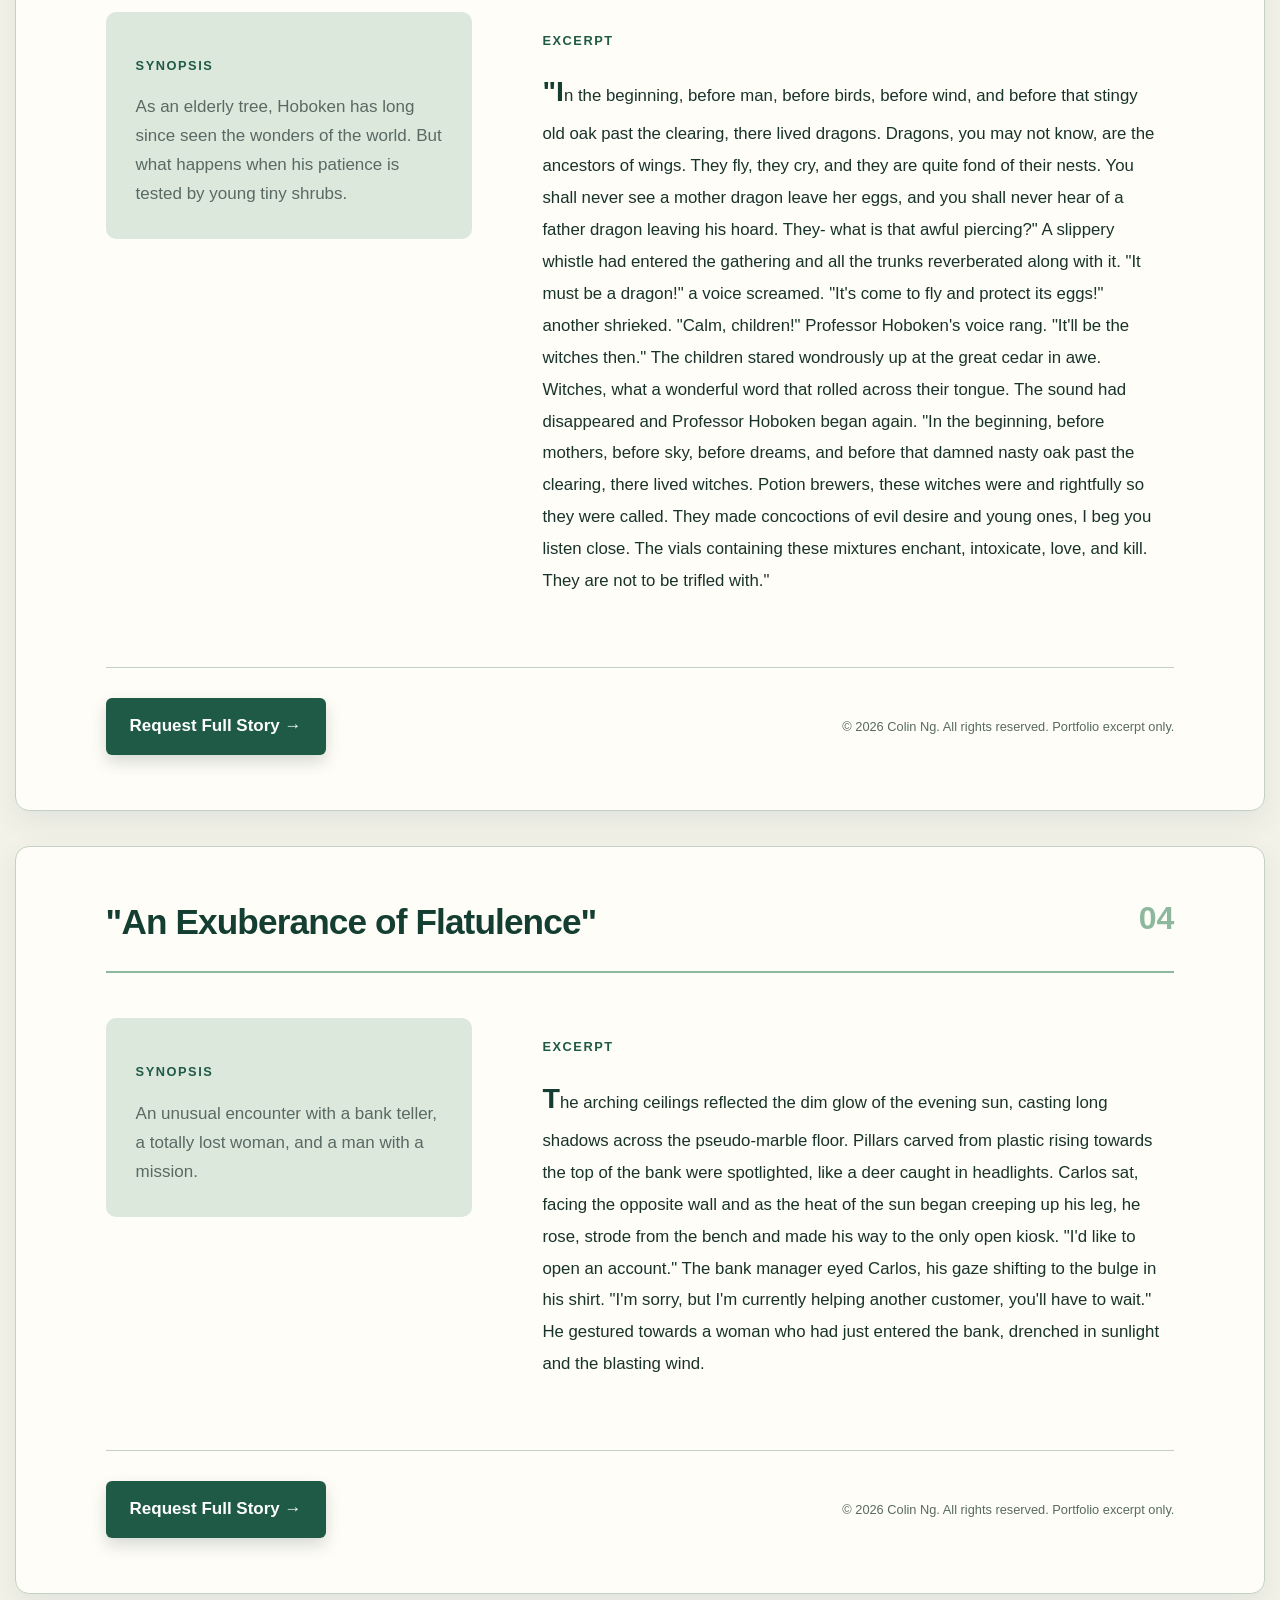
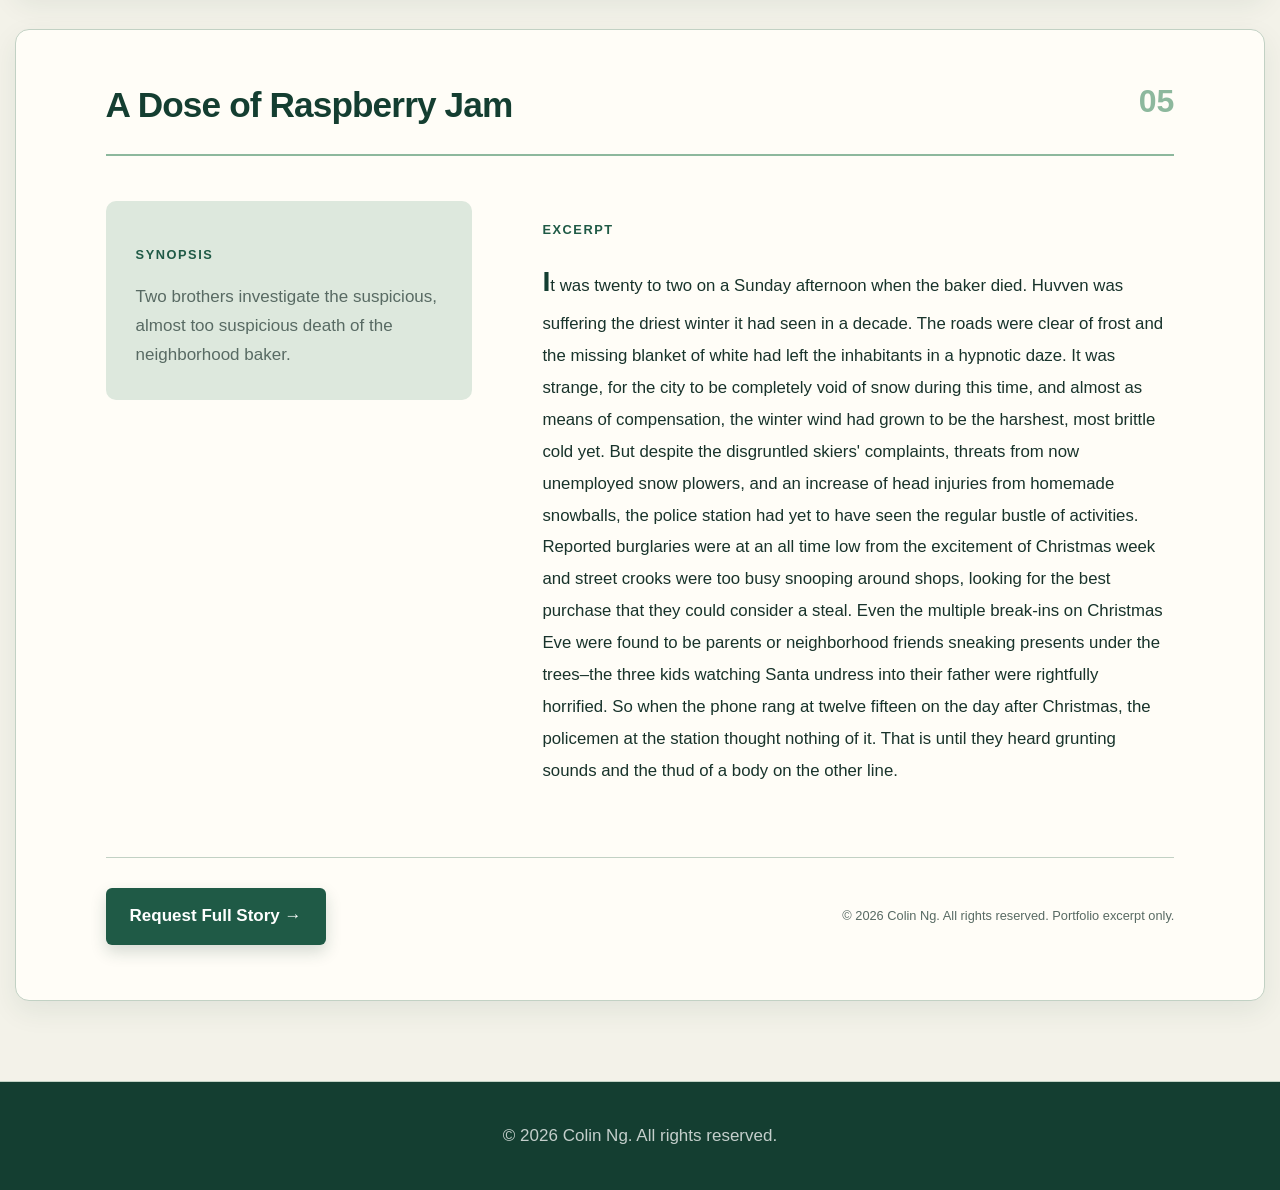
<file: category3.html>
<!DOCTYPE html>
<html lang="en">

<head>

    <meta charset="UTF-8">

    <meta name="viewport" content="width=device-width, initial-scale=1.0">

    <title>Short Stories | Colin Ng</title>

    <link rel="stylesheet" href="style.css">

    <link rel="icon" type="image/jpg" href="images/home/flavicon.jpg">
   
    <script 
        data-goatcounter="https://colin09ytn-portfolio.goatcounter.com/count"
        async 
        src="//gc.zgo.at/count.js">
    </script>

</head>


<body>


    <!-- =====================================================
         NAVIGATION
    ====================================================== -->

    <nav class="navbar">

        <a href="index.html" class="logo">
            Colin Ng
        </a>

        <div class="nav-links">

            <a href="index.html">
                Home
            </a>

            <a href="index.html#work">
                Projects
            </a>

            <a href="index.html#contact">
                Contact
            </a>

        </div>

    </nav>



    <!-- =====================================================
         PAGE HEADER
    ====================================================== -->

    <header class="page-header">

        <a href="index.html#work" class="back-link">
            ← Back to portfolio
        </a>

        <p class="eyebrow">
            Creative Writing
        </p>

        <h1>
            Short Stories
        </h1>

        <p>
            A collection of original short fiction. Each story below
            includes a synopsis and a brief excerpt. Full manuscripts
            are available upon request.
        </p>

    </header>



    <!-- =====================================================
         STORY 1
    ====================================================== -->

    <section class="story-card">

        <div class="story-heading">

            <div>

                <h2>
                    East of Moldy Carrots and Rusted Buckets
                </h2>

            </div>

            <span class="story-number">
                01
            </span>

        </div>


        <div class="story-content">

            <!-- SYNOPSIS -->

            <div class="story-synopsis">

                <p class="eyebrow">
                    Synopsis
                </p>

                <p>
                    A spiteful boy struggles to find his footing in a world of orcs and ogres.
                </p>

            </div>


            <!-- EXCERPT -->

            <div class="story-excerpt">

                <p class="eyebrow">
                    Excerpt
                </p>

                <p>
                    In the grassy plains coasting the shore to the east of the Mediterranean sat a plump hill. It was peculiarly positioned, as close to the grainy sand as the beach would allow, while rising quite steeply and suddenly to a height of nearly twenty feet tall. In fact, this unusual protrusion from the meadow had grown so discreetly that it had caught the neighboring municipality unawares, forcing the townspeople to relocate houses, bakeries, infirmaries, churches and the town hall west of Lake Assad. Unfortunately, they forgot the farm and Henry.
Henry was quite bitter he'd been left behind. Perhaps it was the result of his father forcing the neon-red barn in his unwilling inheritance or maybe he wasn't too fond of pork, but the thirty or so pigs he was left with were now drooling and squealing all over the morning dew.
"What disgusting creatures," Henry muttered as he lifted himself out of bed, "I hear bacon's in season this time of year."
With heavy steps, he trudged through the open barn door, grabbed a rusting pail of pre-cut and prepped rotting carrots and made his way outside. Henry winced, the pigs were uglier in person. And Henry didn't like ugly things. He quickly strode into the enclosure, locked the door and faced the swine.
The pigs snorted in response.
They were indeed quite varying, Henry thought. There were obese ones, fat ones, drooling ones, saggy ones, grisly ones, all putrid and all staring lustfully at his bucket.
"How sinful," Henry sneered.
 But there was a smaller pig, shying away from the group surrounding him that appeared to be shunned in the corner. Henry grinned. Putting down his bucket, he took soft steps and slowly found himself face to face with the pig. Henry grinned again. And began viciously slamming his foot against the underside of the baby's belly.

                </p>

            </div>

        </div>


        <!-- REQUEST + COPYRIGHT -->

        <div class="story-footer">

            <a
                class="story-request-button"
                href="mailto:c38ng@uwaterloo.ca?subject=Request%20for%20Full%20Story">

                Request Full Story →

            </a>


            <p class="story-copyright">

                © 2026 Colin Ng. All rights reserved.
                Portfolio excerpt only.

            </p>

        </div>

    </section>



    <!-- =====================================================
         STORY 2
    ====================================================== -->

    <section class="story-card">

        <div class="story-heading">

            <div>


                <h2>
                    Daniel Washington
                </h2>

            </div>

            <span class="story-number">
                02
            </span>

        </div>


        <div class="story-content">

            <div class="story-synopsis">

                <p class="eyebrow">
                    Synopsis
                </p>

                <p>
                    A slice of life between a bitter mother and a vengeful son escalates while their dog sits on the sidelines.
                </p>

            </div>


            <div class="story-excerpt">

                <p class="eyebrow">
                    Excerpt
                </p>

                <p>
                    Daniel Washington was Margaret's only companion after her husband took his leave, and he smelled rich. Not rich like nickel coins or cotton bills, but rich like a squash soup; left too long in the oven, reduced to too thick a paste. He smelled earthy from the flesh of the fruit and the roasted skins brought forth an aroma of nuttiness, the orange kind.
Margaret smiled and looked down, still remembering when the poodle had first come home. Daniel Washington had trotted in on his three remaining legs, sat on the carpet and pissed himself dry. He'd barked at Margaret's bloated pregnant stomach until his growls came shallow and hoarse and he'd slept, drenched in urine and the whispering fragrance of pine needles and twigs. The baby had stopped kicking then, perhaps fearing the small pup and Margaret had chuckled. A fearful child would be an easy child.
The baby had taken the entire night to push, its shoulders had gotten stuck forcing Margaret to scream in agony for as long as it took for her voice to die. Oh, how she wished she was holding a scalpel and could end the screaming right then. And the baby had become a toddler, waddling around in its ugly legs like it was the king of its own dream world. The toddler left for school and Margaret breathed a sigh of relief, a whole day she could be with Daniel Washington alone together. And the boy never even cared for her child, her poodle. He dismissed the dog from his life and only faced Daniel Washington to throw withering glares and upturned eyes. Boys were always jealous, Margaret thought, but children would forever be despicable. 

                </p>

            </div>

        </div>


        <div class="story-footer">

            <a
                class="story-request-button"
                href="mailto:c38ng@uwaterloo.ca?subject=Request%20for%20Full%20Story">

                Request Full Story →

            </a>


            <p class="story-copyright">

                © 2026 Colin Ng. All rights reserved.
                Portfolio excerpt only.

            </p>

        </div>

    </section>



    <!-- =====================================================
         STORY 3
    ====================================================== -->

    <section class="story-card">

        <div class="story-heading">

            <div>

                <h2>
                    Cedar and Oak
                </h2>

            </div>

            <span class="story-number">
                03
            </span>

        </div>


        <div class="story-content">

            <div class="story-synopsis">

                <p class="eyebrow">
                    Synopsis
                </p>

                <p>
                    As an elderly tree, Hoboken has long since seen the wonders of the world. But what happens when his patience is tested by young tiny shrubs.
                </p>

            </div>


            <div class="story-excerpt">

                <p class="eyebrow">
                    Excerpt
                </p>

                <p>
                    "In the beginning, before man, before birds, before wind, and before that stingy old oak past the clearing, there lived dragons. Dragons, you may not know, are the ancestors of wings. They fly, they cry, and they are quite fond of their nests. You shall never see a mother dragon leave her eggs, and you shall never hear of a father dragon leaving his hoard. They- what is that awful piercing?"
A slippery whistle had entered the gathering and all the trunks reverberated along with it.
"It must be a dragon!" a voice screamed.
"It's come to fly and protect its eggs!" another shrieked.
"Calm, children!" Professor Hoboken's voice rang. "It'll be the witches then."
The children stared wondrously up at the great cedar in awe. Witches, what a wonderful word that rolled across their tongue. The sound had disappeared and Professor Hoboken began again.
"In the beginning, before mothers, before sky, before dreams, and before that damned nasty oak past the clearing, there lived witches. Potion brewers, these witches were and rightfully so they were called. They made concoctions of evil desire and young ones, I beg you listen close. The vials containing these mixtures enchant, intoxicate, love, and kill. They are not to be trifled with."

                </p>

            </div>

        </div>


        <div class="story-footer">

            <a
                class="story-request-button"
                href="mailto:c38ng@uwaterloo.ca?subject=Request%20for%20Full%20Story">

                Request Full Story →

            </a>


            <p class="story-copyright">

                © 2026 Colin Ng. All rights reserved.
                Portfolio excerpt only.

            </p>

        </div>

    </section>

    <!-- =====================================================
         STORY 4
    ====================================================== -->

    <section class="story-card">

        <div class="story-heading">

            <div>


                <h2>
                    "An Exuberance of Flatulence"
                </h2>

            </div>

            <span class="story-number">
                04
            </span>

        </div>


        <div class="story-content">

            <div class="story-synopsis">

                <p class="eyebrow">
                    Synopsis
                </p>

                <p>
                    An unusual encounter with a bank teller, a totally lost woman, and a man with a mission.
                </p>

            </div>


            <div class="story-excerpt">

                <p class="eyebrow">
                    Excerpt
                </p>

                <p>
                   The arching ceilings reflected the dim glow of the evening sun, casting long shadows across the pseudo-marble floor. Pillars carved from plastic rising towards the top of the bank were spotlighted, like a deer caught in headlights. Carlos sat, facing the opposite wall and as the heat of the sun began creeping up his leg, he rose, strode from the bench and made his way to the only open kiosk.
"I'd like to open an account."
The bank manager eyed Carlos, his gaze shifting to the bulge in his shirt. 
"I'm sorry, but I'm currently helping another customer, you'll have to wait." He gestured towards a woman who had just entered the bank, drenched in sunlight and the blasting wind. 

                </p>

            </div>

        </div>


        <div class="story-footer">

            <a
                class="story-request-button"
                href="mailto:c38ng@uwaterloo.ca?subject=Request%20for%20Full%20Story">

                Request Full Story →

            </a>


            <p class="story-copyright">

                © 2026 Colin Ng. All rights reserved.
                Portfolio excerpt only.

            </p>

        </div>

    </section>


    <!-- =====================================================
         STORY 5
    ====================================================== -->

    <section class="story-card">

        <div class="story-heading">

            <div>


                <h2>
                    A Dose of Raspberry Jam
                </h2>

            </div>

            <span class="story-number">
                05
            </span>

        </div>


        <div class="story-content">

            <div class="story-synopsis">

                <p class="eyebrow">
                    Synopsis
                </p>

                <p>
                    Two brothers investigate the suspicious, almost too suspicious death of the neighborhood baker.
                </p>

            </div>


            <div class="story-excerpt">

                <p class="eyebrow">
                    Excerpt
                </p>

                <p>
                    It was twenty to two on a Sunday afternoon when the baker died. 
Huvven was suffering the driest winter it had seen in a decade. The roads were clear of frost and the missing blanket of white had left the inhabitants in a hypnotic daze. It was strange, for the city to be completely void of snow during this time, and almost as means of compensation, the winter wind had grown to be the harshest, most brittle cold yet. But despite the disgruntled skiers' complaints, threats from now unemployed snow plowers, and an increase of head injuries from homemade snowballs, the police station had yet to have seen the regular bustle of activities.
Reported burglaries were at an all time low from the excitement of Christmas week and street crooks were too busy snooping around shops, looking for the best purchase that they could consider a steal. Even the multiple break-ins on Christmas Eve were found to be parents or neighborhood friends sneaking presents under the trees–the three kids watching Santa undress into their father were rightfully horrified. So when the phone rang at twelve fifteen on the day after Christmas, the policemen at the station thought nothing of it. That is until they heard grunting sounds and the thud of a body on the other line.
                </p>

            </div>

        </div>


        <div class="story-footer">

            <a
                class="story-request-button"
                href="mailto:c38ng@uwaterloo.ca?subject=Request%20for%20Full%20Story">

                Request Full Story →

            </a>


            <p class="story-copyright">

                © 2026 Colin Ng. All rights reserved.
                Portfolio excerpt only.

            </p>

        </div>

    </section>




    <!-- =====================================================
         FOOTER
    ====================================================== -->

    <footer>

        <p>
            © 2026 Colin Ng. All rights reserved.
        </p>

    </footer>


</body>

</html>
</file>
<file: style.css>
/* =========================================================
   CUSTOMIZATION
   Change the values in this section to restyle the website.
========================================================= */

:root {

    /* =====================================================
       COLORS
    ===================================================== */

    /* Main page background */
    --background: #F3F2E9;

    /* Green-tinted section background */
    --background-alt: #DDE8DD;

    /* Cards */
    --surface: #FFFDF7;

    /* Darker image / secondary surface */
    --surface-dark: #CEDDCF;


    /* ---------- MAIN GREEN COLORS ---------- */

    --accent: #1F5A46;

    --accent-dark: #143E31;

    --accent-light: #8DB89D;


    /* ---------- EXTRA ACCENT COLORS ---------- */

    --warm-accent: #D98E5F;

    --yellow-accent: #E1B95B;


    /* ---------- TEXT ---------- */

    --text: #18332B;

    --text-light: #586A63;


    /* ---------- BORDERS ---------- */

    --border: #C2D1C4;



    /* =====================================================
       TYPOGRAPHY
       
       Change these to change the site's fonts.
       No serif fonts are used.
    ===================================================== */

    --font-main:
        "Trebuchet MS",
        "Segoe UI",
        Arial,
        sans-serif;

    --font-heading:
        "Trebuchet MS",
        "Segoe UI",
        Arial,
        sans-serif;

    --font-size-base: 17px;

    --line-height: 1.7;



    /* =====================================================
       PAGE SIZE
    ===================================================== */

    --page-width: 1250px;

    --page-padding: 7vw;



    /* =====================================================
       SPACING
    ===================================================== */

    --section-spacing: 110px;

    --small-gap: 15px;

    --medium-gap: 30px;

    --large-gap: 60px;



    /* =====================================================
       ROUNDING

       Increase these if you want an even softer appearance.
    ===================================================== */

    --border-radius-small: 6px;

    --border-radius: 10px;

    --border-radius-large: 14px;



    /* =====================================================
       SHADOW
    ===================================================== */

    --shadow:
        0 12px 30px rgba(20, 62, 49, 0.11);



    /* =====================================================
       ANIMATION
    ===================================================== */

    --transition: 0.25s ease;
}



/* =========================================================
   RESET
========================================================= */

* {
    box-sizing: border-box;
}


html {
    scroll-behavior: smooth;
}


body {

    margin: 0;

    background: var(--background);

    color: var(--text);

    font-family: var(--font-main);

    font-size: var(--font-size-base);

    line-height: var(--line-height);
}


img {
    max-width: 100%;
    display: block;
}


a {
    color: inherit;
    text-decoration: none;
}



/* =========================================================
   TYPOGRAPHY
========================================================= */

h1,
h2,
h3,
h4 {

    font-family: var(--font-heading);

    color: var(--text);

    margin-top: 0;

    line-height: 1.12;

    font-weight: 600;

    letter-spacing: -0.025em;
}


h1 {
    font-size: clamp(3rem, 7vw, 6rem);
}


h2 {
    font-size: clamp(2.2rem, 1.5vw, 3.8rem);
}


h3 {
    font-size: 1.7rem;
}


p {
    color: var(--text-light);
}


.eyebrow {

    color: var(--accent);

    text-transform: uppercase;

    letter-spacing: 0.12em;

    font-size: 0.8rem;

    font-weight: 700;
}



/* =========================================================
   NAVIGATION
========================================================= */

.navbar {

    min-height: 76px;

    margin:
        18px
        var(--page-padding)
        0;

    padding:
        0
        28px;

    display: flex;

    align-items: center;

    justify-content: space-between;

    background: rgba(255, 253, 247, 0.95);

    border: 1px solid var(--border);

    border-radius: var(--border-radius);

    box-shadow:
        0 8px 25px rgba(20, 62, 49, 0.08);

    position: sticky;

    top: 16px;

    z-index: 100;

    backdrop-filter: blur(10px);
}


.logo {

    font-family: var(--font-heading);

    font-size: 1.4rem;

    font-weight: 700;

    color: var(--accent-dark);
}


.nav-links {

    display: flex;

    gap: 32px;
}


.nav-links a {

    color: var(--text-light);

    font-weight: 500;

    padding:
        8px
        4px;

    transition: var(--transition);
}


.nav-links a:hover {

    color: var(--accent);
}



/* =========================================================
   HERO
========================================================= */

.hero {

    min-height: 72vh;

    margin:
        26px
        var(--page-padding);

    padding:
        90px
        7vw;

    display: flex;

    align-items: center;

    border-radius: var(--border-radius-large);

    overflow: hidden;

    position: relative;

    background:
        linear-gradient(
            rgba(20, 62, 49, 0.58),
            rgba(20, 62, 49, 0.58)
        ),
        url("images/home/hero.jpg");

    background-size: cover;

    background-position: center;

    background-repeat: no-repeat;
}


.hero-content {

    max-width: 700px;

    position: relative;

    z-index: 1;
}


.hero .eyebrow {

    color: rgba(255, 255, 255, 0.8);

    margin-bottom: 15px;
}


.hero h1 {

    color: white;

    margin-bottom: 20px;

    font-size: clamp(3rem, 6vw, 5.5rem);

    font-weight: 600;
}


.hero-description {

    max-width: 600px;

    color: rgba(255, 255, 255, 0.88);

    font-size: 1.15rem;

    margin-bottom: 32px;
}
/* =========================================================
   BUTTONS
========================================================= */

.button {

    display: inline-block;

    background: var(--accent);

    color: white;

    padding:
        14px
        26px;

    border-radius: var(--border-radius-small);

    font-weight: 600;

    box-shadow:
        0 7px 16px rgba(20, 62, 49, 0.18);

    transition: var(--transition);
}


.button:hover {

    background: var(--accent-dark);

    transform: translateY(-3px);

    box-shadow:
        0 10px 22px rgba(20, 62, 49, 0.24);
}



/* =========================================================
   GENERAL SECTIONS
========================================================= */

.section {

    max-width: var(--page-width);

    margin: auto;

    padding:

        var(--section-spacing)
        var(--page-padding);
}


.section-heading {

    max-width: 700px;

    margin-bottom: 60px;
}



/* =========================================================
   ABOUT
========================================================= */

.about-grid {

    display: grid;

    grid-template-columns:
        1.5fr
        1fr;

    gap: var(--large-gap);

    align-items: start;
}


.about-text {

    font-size: 1.1rem;
}


.about-card {

    background: var(--surface);

    padding: 38px;

    border-radius: var(--border-radius);

    border: 1px solid var(--border);

    box-shadow: var(--shadow);
}


.about-card h3 {

    color: var(--accent-dark);
}


.about-card p {

    margin: 8px 0;
}



/* =========================================================
   CATEGORY / WORK SECTION
========================================================= */

.work-section {

    max-width: none;

    background: var(--background-alt);

    border-radius:
        var(--border-radius-large)
        var(--border-radius-large)
        0
        0;
}


.work-section > * {

    max-width: var(--page-width);

    margin-left: auto;

    margin-right: auto;
}



/* =========================================================
   CATEGORY CARDS
========================================================= */

.category-grid {

    max-width: var(--page-width);

    margin: auto;

    display: grid;

    grid-template-columns:
        repeat(3, 1fr);

    gap: 30px;
}


.category-card {

    background: var(--surface);

    border-radius: var(--border-radius);

    overflow: hidden;

    border: 1px solid var(--border);

    box-shadow: var(--shadow);

    transition: var(--transition);
}


.category-card:hover {

    transform:
        translateY(-7px);

    box-shadow:
        0 18px 38px rgba(20, 62, 49, 0.16);
}


.category-card img {

    width: 100%;

    height: 280px;

    object-fit: cover;
}


.category-content {

    padding: 30px;
}


.category-number {

    color: var(--accent);

    font-size: 0.8rem;

    font-weight: 700;

    letter-spacing: 0.15em;
}


.category-content h3 {

    margin-bottom: 12px;

    color: var(--accent-dark);
}


.category-link {

    display: inline-block;

    margin-top: 15px;

    color: var(--accent);

    font-weight: 700;
}



/* Different accent for each homepage category */

.category-card:nth-child(1) {

    border-bottom:
        6px
        solid
        var(--accent);
}


.category-card:nth-child(2) {

    border-bottom:
        6px
        solid
        var(--warm-accent);
}


.category-card:nth-child(3) {

    border-bottom:
        6px
        solid
        var(--yellow-accent);
}



/* =========================================================
   CONTACT
========================================================= */

.contact-section {

    display: flex;

    justify-content: space-between;

    align-items: center;

    gap: 40px;
}


.contact-links {

    display: flex;

    flex-wrap: wrap;

    gap: 15px;
}


.contact-links a {

    padding:
        12px
        20px;

    border:
        1px
        solid
        var(--border);

    border-radius:
        var(--border-radius-small);

    background:
        var(--surface);

    font-weight: 500;

    transition:
        var(--transition);
}


.contact-links a:hover {

    border-color:
        var(--accent);

    color:
        var(--accent);

    transform:
        translateY(-2px);
}



/* =========================================================
   CATEGORY PAGE HEADER
========================================================= */

.page-header {

    max-width: var(--page-width);

    margin: auto;

    padding:

        100px
        var(--page-padding)
        80px;
}


.page-header h1 {

    color:
        var(--accent-dark);
}


.page-header p {

    max-width: 700px;

    font-size: 1.15rem;
}


.back-link {

    display: inline-block;

    color: var(--accent);

    font-weight: 600;

    margin-bottom: 60px;

    transition: var(--transition);
}


.back-link:hover {

    color: var(--accent-dark);

    transform: translateX(-3px);
}



/* =========================================================
   INDIVIDUAL PROJECT
========================================================= */

.project {

    max-width: var(--page-width);

    margin:
        35px
        auto;

    padding:
        55px
        var(--page-padding);

    display: grid;

    grid-template-columns:
        1.15fr
        1fr;

    gap: var(--large-gap);

    align-items: start;

    background: var(--surface);

    border:
        1px
        solid
        var(--border);

    border-radius:
        var(--border-radius-large);

    box-shadow:
        0 10px 28px rgba(20, 62, 49, 0.08);
}


.project-label {

    text-transform: uppercase;

    letter-spacing: 0.12em;

    font-size: 0.75rem;

    color: var(--accent);

    font-weight: 700;
}


.project-summary {

    font-size: 1.15rem;

    margin-bottom: 30px;
}


.project-info h2 {

    color:
        var(--accent-dark);
}


.project-info h3 {

    margin-top: 40px;

    margin-bottom: 10px;

    color:
        var(--accent-dark);
}



/* =========================================================
   PROJECT DETAILS
========================================================= */

.project-details {

    display: grid;

    grid-template-columns:
        repeat(3, 1fr);

    gap: 20px;

    margin:
        35px
        0;
}


.project-details div {

    border-top:
        2px
        solid
        var(--accent-light);

    padding-top:
        12px;
}


.project-details h4 {

    font-family:
        var(--font-main);

    font-size:
        0.8rem;

    font-weight:
        700;

    text-transform:
        uppercase;

    letter-spacing:
        0.08em;

    margin-bottom:
        5px;

    color:
        var(--accent-dark);
}


.project-details p {

    margin: 0;

    font-size:
        0.9rem;
}



/* =========================================================
   SLIDESHOW
========================================================= */

.slideshow {

    position: relative;

    width: 100%;

    /* Keeps every slideshow the same shape */
    aspect-ratio: 9 / 9;

    overflow: hidden;

    background: var(--surface-dark);

    border-radius: var(--border-radius);

    border: 1px solid var(--border);

    box-shadow: var(--shadow);
}


/* All images, videos, models, etc. */
.slide {

    display: none;

    width: 100%;

    height: 100%;

    /*
       VERY IMPORTANT:
       contain = show the ENTIRE image/video
       without cropping it
    */
    object-fit: contain;

    background: var(--surface-dark);
}


/* Only current slide is visible */
.slide.active {

    display: block;
}



/* =========================================================
   SLIDESHOW BUTTONS
========================================================= */

.slide-button {

    position: absolute;

    top: 50%;

    transform:
        translateY(-50%);

    width: 50px;

    height: 50px;

    border: none;

    border-radius:
        var(--border-radius-small);

    background:
        rgba(255, 253, 247, 0.92);

    color:
        var(--accent-dark);

    font-size:
        2rem;

    cursor:
        pointer;

    box-shadow:
        0 5px 15px rgba(0, 0, 0, 0.10);

    transition:
        var(--transition);
}


.slide-button:hover {

    background: white;

    transform:
        translateY(-50%)
        scale(1.08);
}


.previous {

    left: 15px;
}


.next {

    right: 15px;
}



/* =========================================================
   IMAGE COUNTER
========================================================= */

.slide-counter {

    position: absolute;

    bottom: 15px;

    right: 15px;

    padding:
        7px
        13px;

    border-radius:
        var(--border-radius-small);

    background:
        rgba(20, 62, 49, 0.82);

    color:
        white;

    font-size:
        0.8rem;

    font-weight:
        600;
}



/* =========================================================
   FOOTER
========================================================= */

footer {

    margin-top:
        80px;

    padding:
        40px
        var(--page-padding);

    text-align:
        center;

    border-top:
        1px
        solid
        var(--border);

    background:
        var(--accent-dark);
}


footer p {

    color:
        rgba(255, 255, 255, 0.75);

    margin:
        0;
}



/* =========================================================
   TABLET
========================================================= */

@media (max-width: 900px) {

    .category-grid {

        grid-template-columns:
            1fr;
    }


    .about-grid {

        grid-template-columns:
            1fr;
    }


    .project {

        grid-template-columns:
            1fr;
    }


    .slide {

        height:
            450px;
    }


    .contact-section {

        flex-direction:
            column;

        align-items:
            flex-start;
    }

}



/* =========================================================
   MOBILE
========================================================= */

@media (max-width: 600px) {

    :root {

        /* Only mobile-specific sizing goes here */

        --page-padding:
            6vw;

        --section-spacing:
            75px;

        --large-gap:
            35px;
    }


    .navbar {

        margin:
            10px
            4vw
            0;

        padding:
            15px
            18px;

        min-height:
            auto;

        flex-direction:
            column;

        justify-content:
            center;

        gap:
            8px;

        top:
            8px;

        border-radius:
            18px;
    }


    .logo {

        font-size:
            1.25rem;
    }


    .nav-links {

        gap:
            16px;

        font-size:
            0.85rem;

        flex-wrap:
            wrap;

        justify-content:
            center;
    }


    .hero {

        min-height:
            70vh;

        margin:
            18px
            4vw;

        padding:
            80px
            8vw;

        border-radius:
            26px;
    }


    .hero-description {

        font-size:
            1.1rem;
    }


    .project {

        margin:
            20px
            4vw;

        padding:
            35px
            6vw;

        border-radius:
            26px;
    }


    .project-details {

        grid-template-columns:
            1fr;
    }


    .slide {

        height:
            330px;
    }


    .slide-button {

        width:
            44px;

        height:
            44px;

        font-size:
            1.7rem;

        border-radius:
            12px;
    }


    .category-card img {

        height:
            230px;
    }


    .category-content {

        padding:
            25px;
    }

}
/* =========================================================
   SHORT STORY PAGE
========================================================= */


/* Main card containing each story */

.story-card {

    max-width: var(--page-width);

    margin:
        35px
        auto;

    padding:
        55px
        var(--page-padding);

    background:
        var(--surface);

    border:
        1px
        solid
        var(--border);

    border-radius:
        var(--border-radius-large);

    box-shadow:
        0 10px 28px rgba(20, 62, 49, 0.08);
}



/* =========================================================
   STORY HEADING
========================================================= */

.story-heading {

    display: flex;

    justify-content: space-between;

    align-items: flex-start;

    gap: 30px;

    padding-bottom: 30px;

    border-bottom:
        2px
        solid
        var(--accent-light);
}


.story-heading h2 {

    color:
        var(--accent-dark);

    margin-bottom:
        0;
}


.story-label {

    margin:
        0
        0
        8px;

    color:
        var(--accent);

    text-transform:
        uppercase;

    letter-spacing:
        0.12em;

    font-size:
        0.75rem;

    font-weight:
        700;
}


.story-number {

    color:
        var(--accent-light);

    font-size:
        2rem;

    font-weight:
        700;

    line-height:
        1;
}



/* =========================================================
   STORY CONTENT
========================================================= */

.story-content {

    display: grid;

    grid-template-columns:
        0.8fr
        1.4fr;

    gap:
        var(--large-gap);

    padding:
        45px
        0;
}



/* =========================================================
   SYNOPSIS
========================================================= */

.story-synopsis {

    padding:
        30px;

    background:
        var(--background-alt);

    border-radius:
        var(--border-radius);

    align-self:
        start;
}


.story-synopsis p:last-child {

    margin-bottom:
        0;
}



/* =========================================================
   EXCERPT
========================================================= */

.story-excerpt {

    padding:
        5px
        10px;
}


.story-excerpt > p:not(.eyebrow) {

    font-size:
        1.05rem;

    line-height:
        1.9;

    color:
        var(--text);

    margin-top:
        0;

    margin-bottom:
        20px;
}



/* Gives the excerpt a subtle literary feel
   without switching back to serif fonts */

.story-excerpt > p:not(.eyebrow)::first-letter {

    font-size:
        1.7em;

    font-weight:
        700;

    color:
        var(--accent-dark);
}



/* =========================================================
   STORY FOOTER
========================================================= */

.story-footer {

    display: flex;

    justify-content: space-between;

    align-items: center;

    gap:
        30px;

    padding-top:
        30px;

    border-top:
        1px
        solid
        var(--border);
}



/* =========================================================
   REQUEST FULL STORY BUTTON
========================================================= */

.story-request-button {

    display:
        inline-block;

    flex-shrink:
        0;

    padding:
        14px
        24px;

    background:
        var(--accent);

    color:
        white;

    border-radius:
        var(--border-radius-small);

    font-weight:
        600;

    box-shadow:
        0 7px 16px rgba(20, 62, 49, 0.18);

    transition:
        var(--transition);
}


.story-request-button:hover {

    background:
        var(--accent-dark);

    transform:
        translateY(-3px);

    box-shadow:
        0 10px 22px rgba(20, 62, 49, 0.24);
}



/* =========================================================
   COPYRIGHT NOTICE
========================================================= */

.story-copyright {

    margin:
        0;

    font-size:
        0.8rem;

    color:
        var(--text-light);

    text-align:
        right;
}



/* =========================================================
   TABLET / MOBILE
========================================================= */

@media (max-width: 900px) {

    .story-content {

        grid-template-columns:
            1fr;
    }


    .story-footer {

        flex-direction:
            column;

        align-items:
            flex-start;
    }


    .story-copyright {

        text-align:
            left;
    }

}


@media (max-width: 600px) {

    .story-card {

        margin:
            20px
            4vw;

        padding:
            35px
            6vw;

        border-radius:
            26px;
    }


    .story-heading {

        gap:
            15px;
    }


    .story-number {

        font-size:
            1.4rem;
    }


    .story-synopsis {

        padding:
            24px;
    }


    .story-content {

        gap:
            30px;

        padding:
            35px
            0;
    }


    .story-request-button {

        width:
            100%;

        text-align:
            center;
    }

}
</file>
